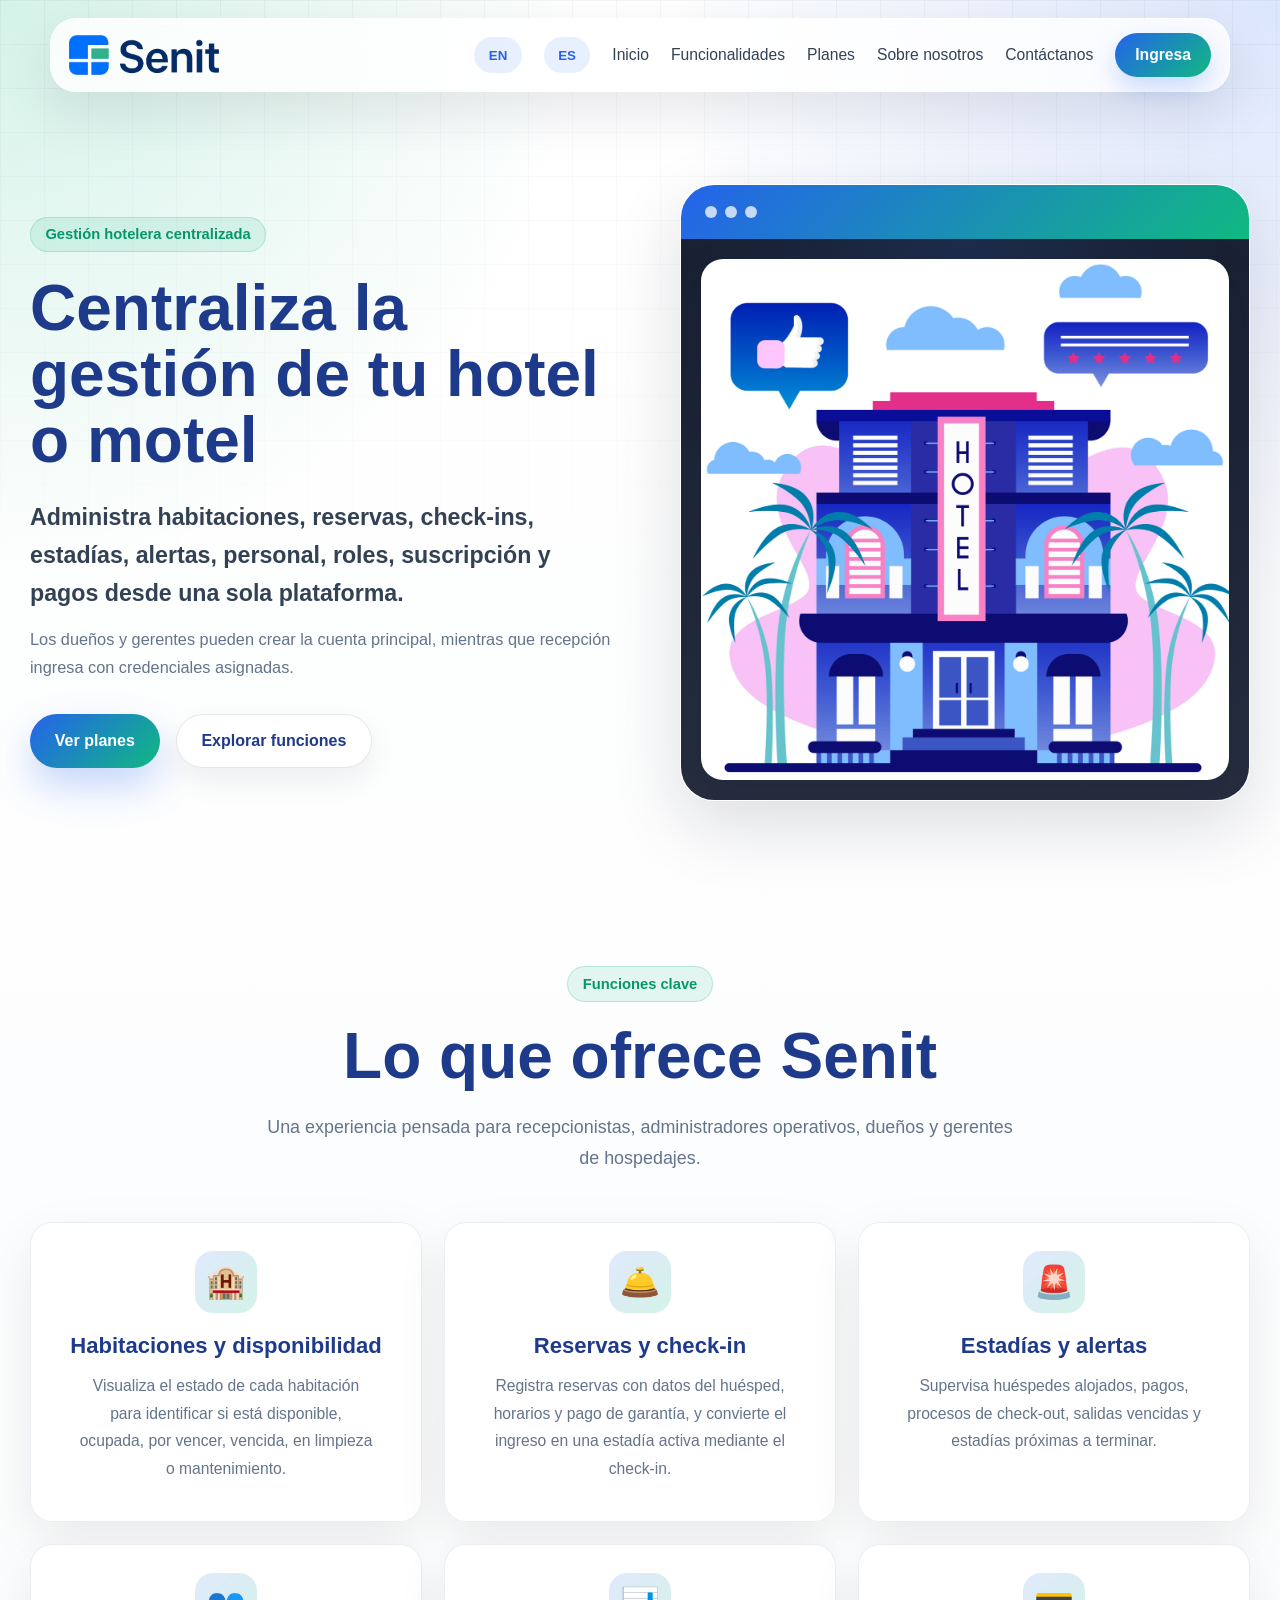
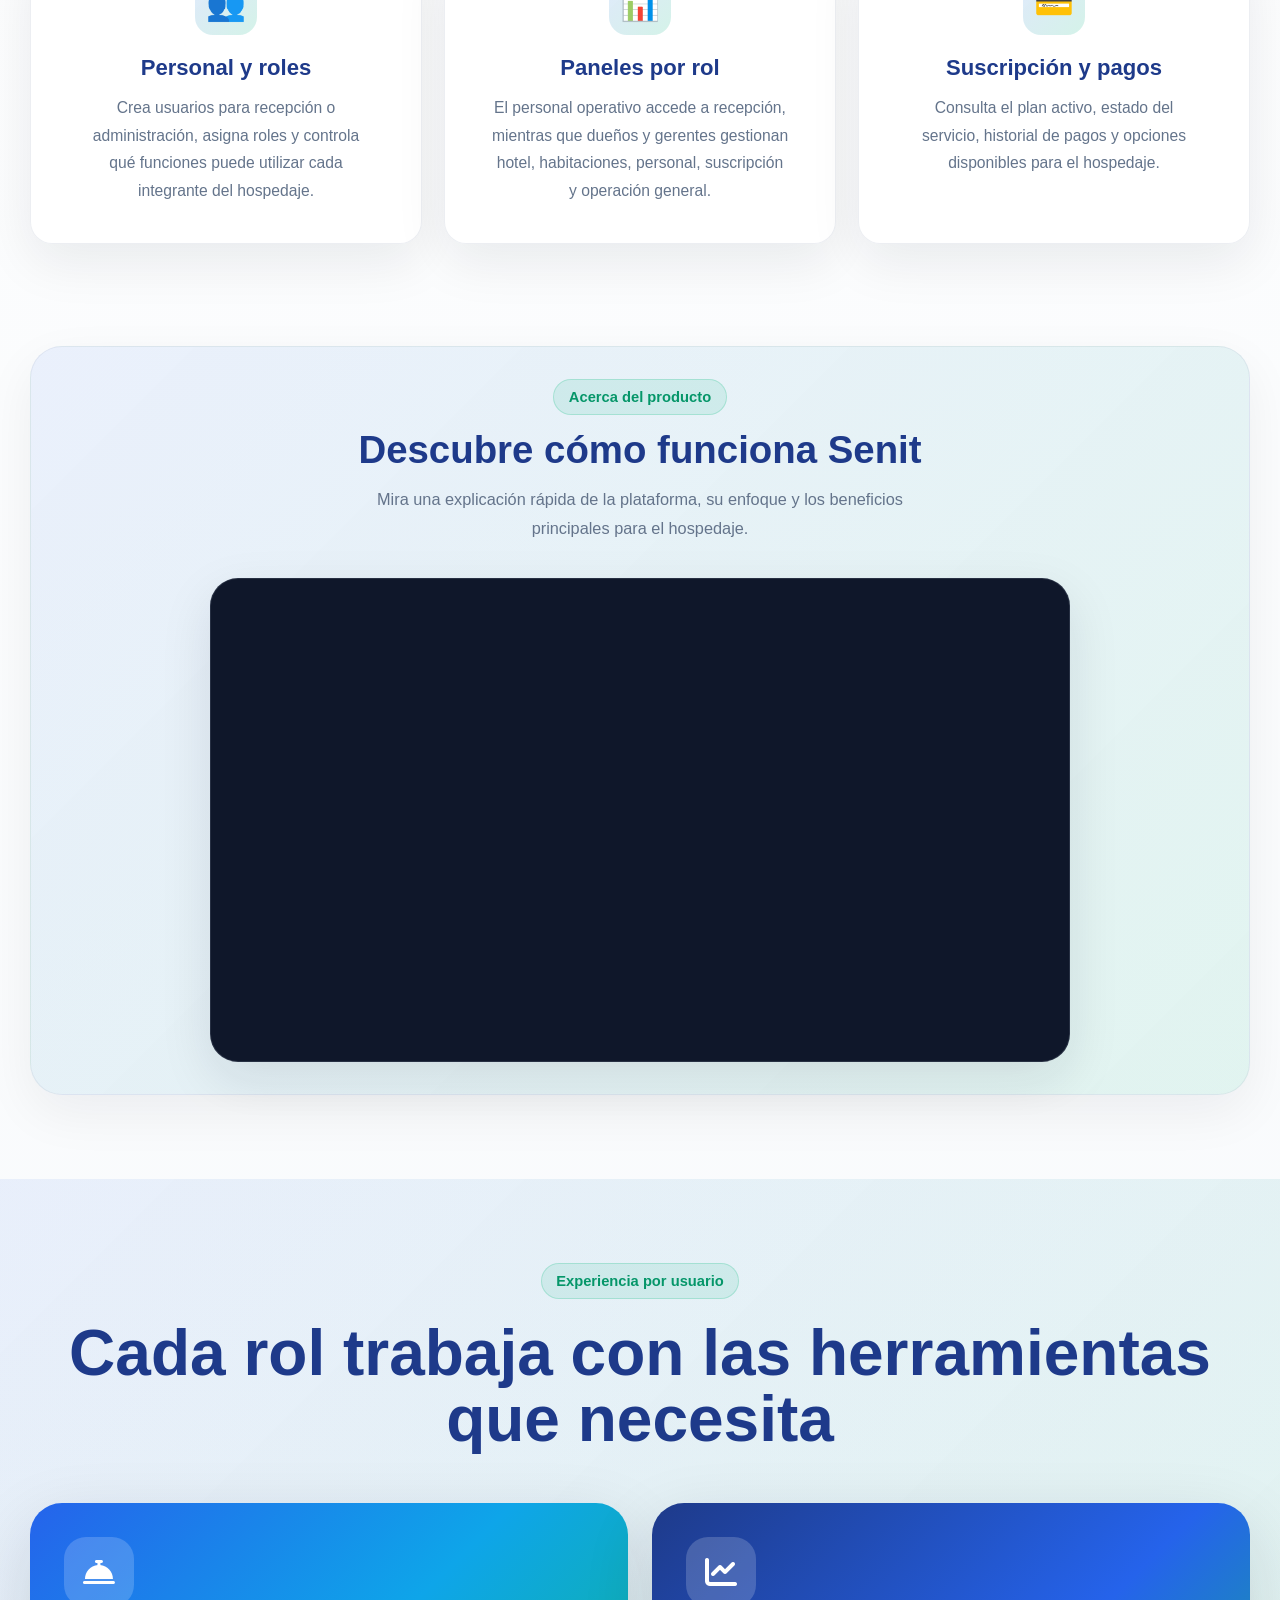
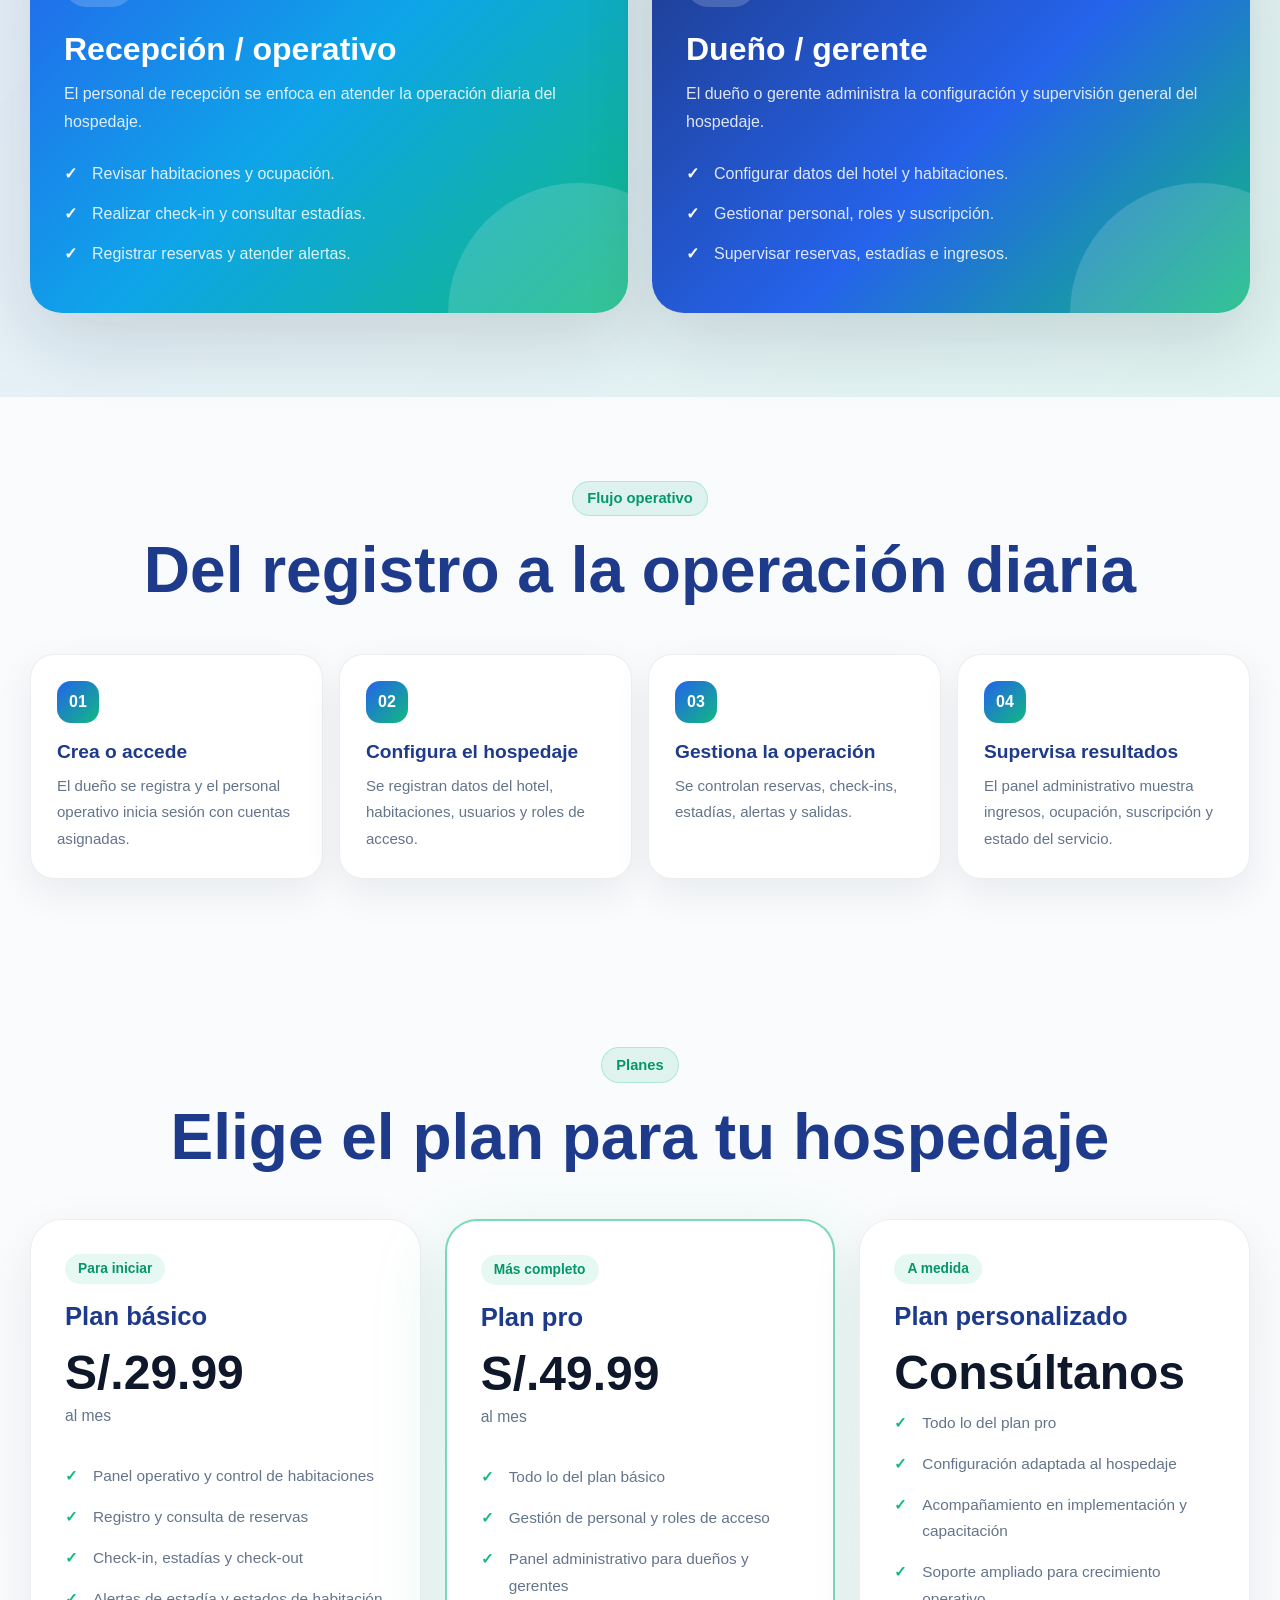
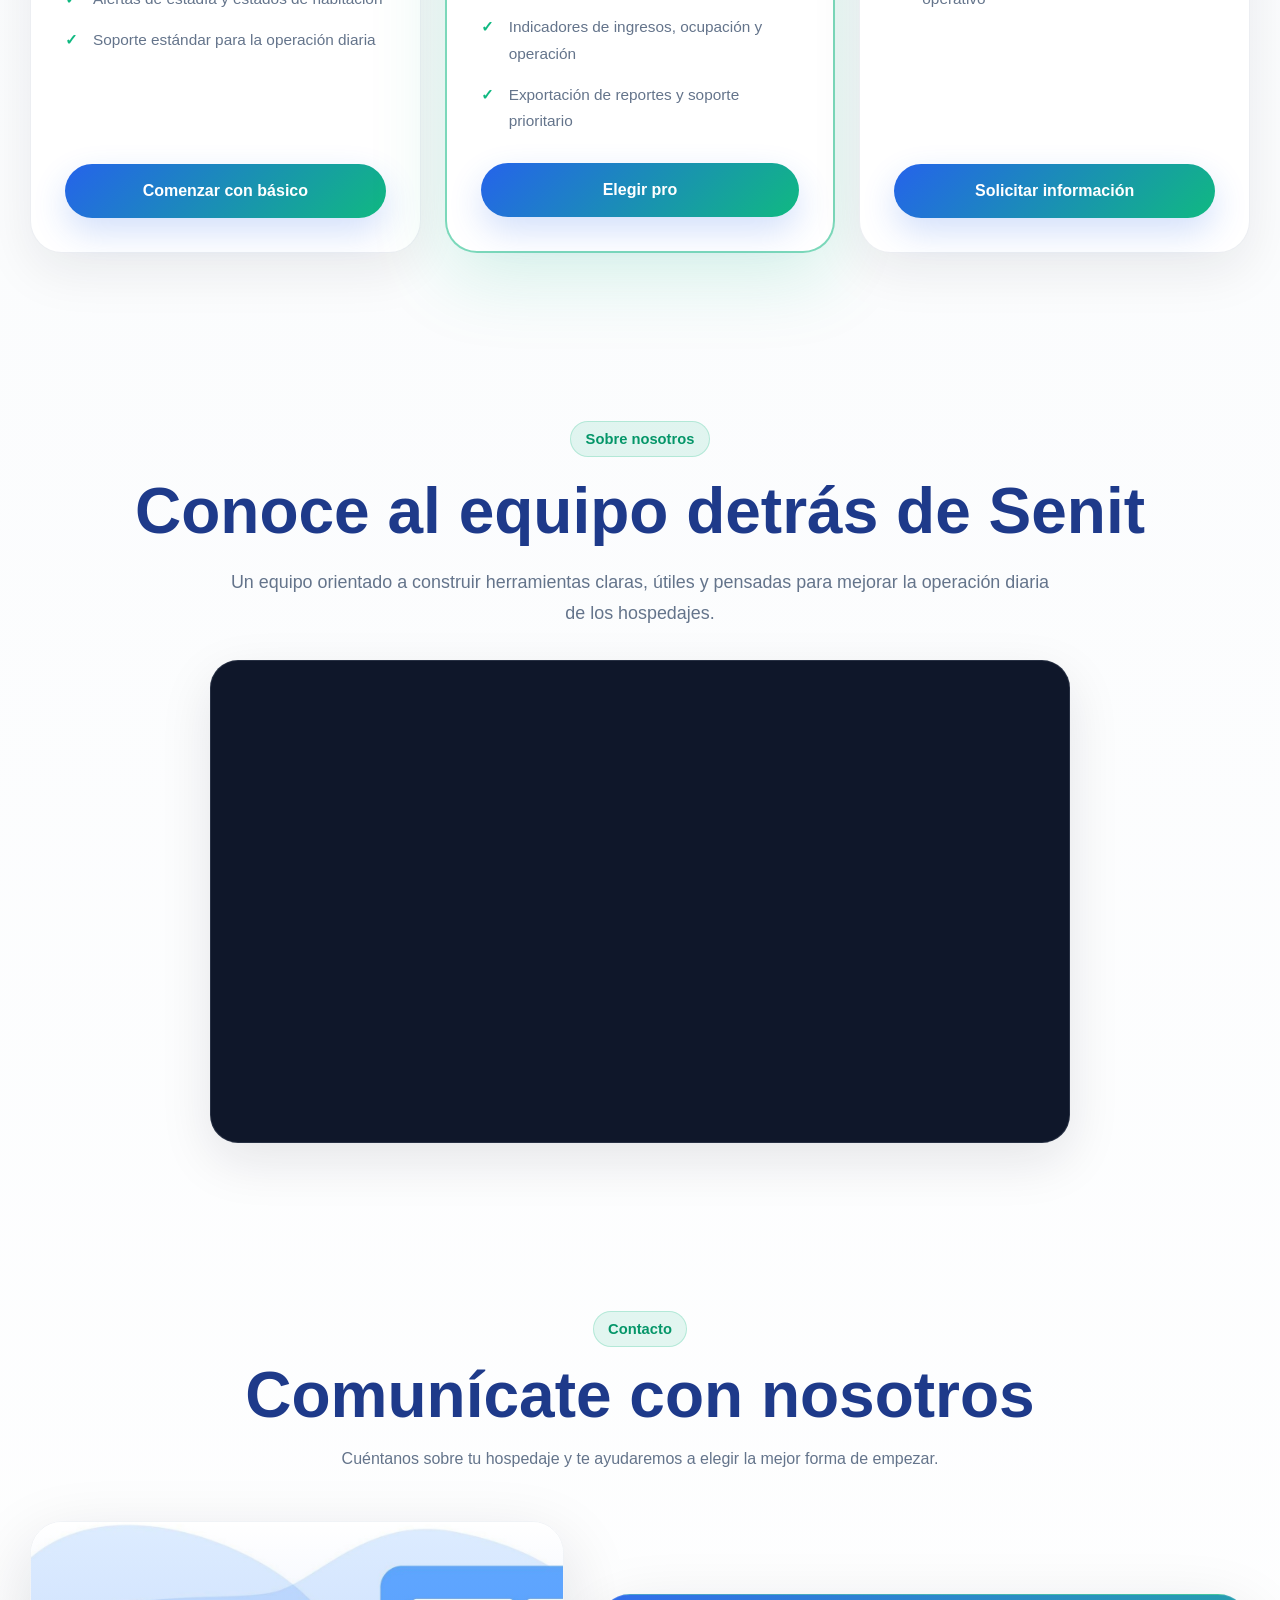
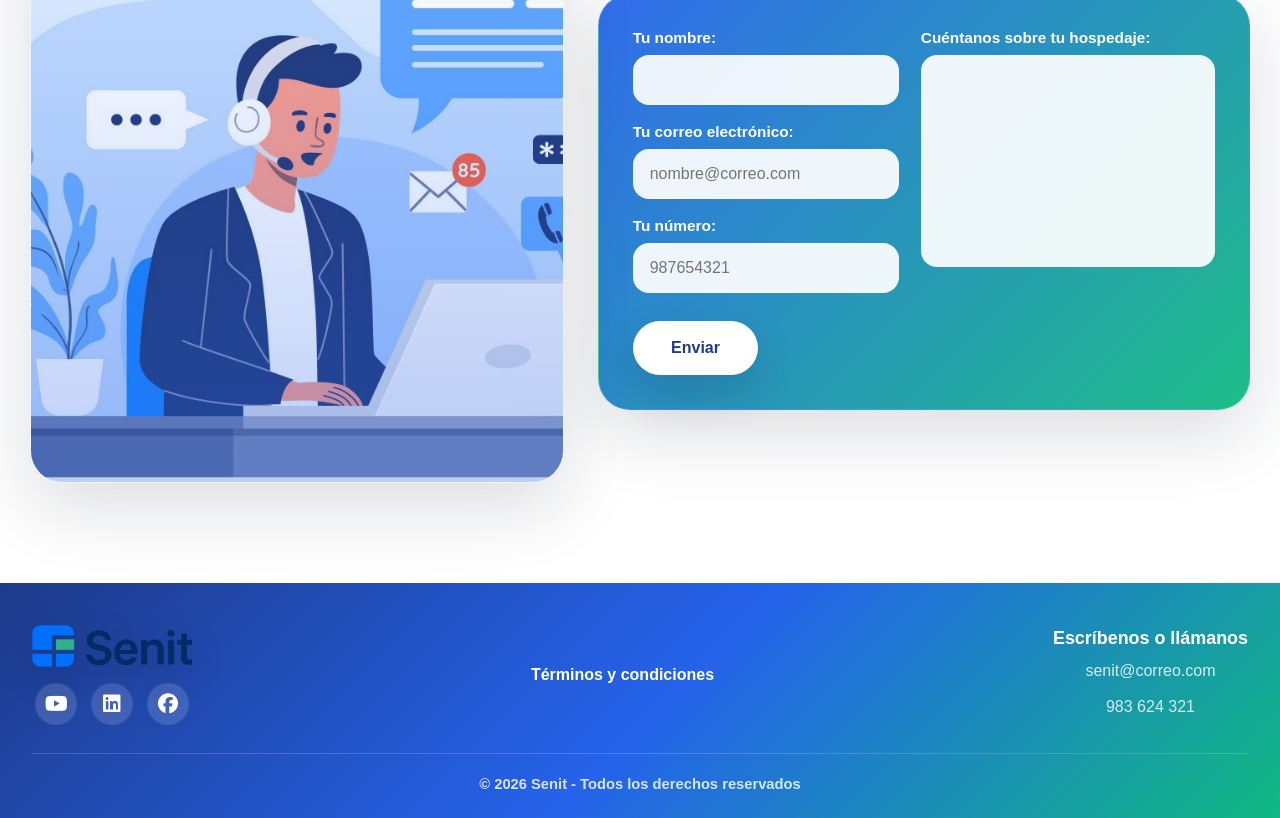
<file: index.html>
<!DOCTYPE html>
<html lang="es">
<head>
  <meta charset="utf-8"/>
  <meta content="width=device-width, initial-scale=1.0" name="viewport"/>
  <meta content="Senit centraliza la gestión de hoteles y moteles: habitaciones, reservas, check-in, estadías, alertas, personal, roles, suscripción y pagos." name="description"/>
  <meta content="senit, software hotelero, gestión de hoteles, gestión de moteles, reservas, check-in, habitaciones, estadías, alertas, personal, roles, suscripción" name="keywords"/>
  <meta content="Senit Startup Team" name="author"/>
  <link href="./assets/styles/desktop_styles.css" rel="stylesheet"/>
  <link href="./assets/styles/mobile_styles.css" rel="stylesheet"/>
  <link href="https://cdnjs.cloudflare.com/ajax/libs/font-awesome/6.5.0/css/all.min.css" rel="stylesheet"/>
  <script defer src="./assets/scripts/main.js" type="module"></script>
  <title>Senit - Gestión hotelera para hoteles y moteles</title>
</head>
<body>
<header>
  <nav>
    <div id="menu-bar">
      <a id="senit-logo-container" href="#hero-section" aria-label="Senit inicio">
        <img alt="Logo de Senit" src="./assets/images/SENIT_logo.png"/>
      </a>
      <div id="mobile-menu">
        <button aria-expanded="false" aria-label="Menu" id="menu-btn">☰</button>
      </div>
    </div>
    <div id="navbar-options">
      <button id="en-btn" type="button">EN</button>
      <button id="es-btn" type="button">ES</button>
      <a data-i18n="navbar.start" href="#hero-section">Inicio</a>
      <a data-i18n="navbar.functions" href="#functionality-section">Funcionalidades</a>
      <a data-i18n="navbar.plans" href="#suscription-plans-section">Planes</a>
      <a data-i18n="navbar.aboutUs" href="#about-us-section">Sobre nosotros</a>
      <a data-i18n="navbar.contact" href="#contact-section">Contáctanos</a>
      <a class="nav-login" data-i18n="navbar.login" href="https://senit-aplicaciones-web.github.io/senit-webapp/">Ingresa</a>
    </div>
  </nav>
</header>

<main>
  <section id="hero-section">
    <div id="hero-text">
      <span class="eyebrow" data-i18n="hero.badge">Gestión hotelera centralizada</span>
      <h1 data-i18n="hero.title">Centraliza la gestión de tu hotel o motel</h1>
      <div id="hero-description">
        <h3 data-i18n="hero.description.hotel">Administra habitaciones, reservas, check-ins, estadías, alertas, personal, roles, suscripción y pagos desde una sola plataforma.</h3>
        <p data-i18n="hero.description.guest">Los dueños y gerentes pueden crear la cuenta principal, mientras que recepción ingresa con credenciales asignadas.</p>
      </div>
      <div class="hero-actions">
        <a data-i18n="hero.cta" href="#suscription-plans-section" id="hero-cta">Ver planes</a>
        <a class="secondary-cta" data-i18n="hero.secondary" href="#functionality-section">Explorar funciones</a>
      </div>
    </div>

    <div id="hero-visual" aria-label="Vista previa de la aplicación Senit">
      <div class="dashboard-preview">
        <div class="preview-header" aria-hidden="true">
          <div class="window-dot"></div><div class="window-dot"></div><div class="window-dot"></div>
        </div>
        <div class="preview-screen">
          <img alt="Vista previa de la aplicación Senit" src="./assets/images/hero_section_image.png"/>
        </div>
      </div>
    </div>
  </section>

  <section id="functionality-section">
    <span class="section-kicker" data-i18n="functions.eyebrow">Funciones clave</span>
    <h1 data-i18n="functions.title">Lo que ofrece Senit</h1>
    <p class="section-subtitle" data-i18n="functions.subtitle">Una experiencia pensada para recepcionistas, administradores operativos, dueños y gerentes de hospedajes.</p>

    <div id="functions">
      <div class="feature-card">
        <div class="feature-icon">🏨</div>
        <h2 data-i18n="functions.room-control.title">Habitaciones y disponibilidad</h2>
        <p data-i18n="functions.room-control.description">Visualiza el estado de cada habitación para identificar si está disponible, ocupada, por vencer, vencida, en limpieza o mantenimiento.</p>
      </div>
      <div class="feature-card">
        <div class="feature-icon">🛎️</div>
        <h2 data-i18n="functions.reservation.title">Reservas y check-in</h2>
        <p data-i18n="functions.reservation.description">Registra reservas con datos del huésped, horarios y pago de garantía, y convierte el ingreso en una estadía activa mediante el check-in.</p>
      </div>
      <div class="feature-card">
        <div class="feature-icon">🚨</div>
        <h2 data-i18n="functions.billing.title">Estadías y alertas</h2>
        <p data-i18n="functions.billing.description">Supervisa huéspedes alojados, pagos, procesos de check-out, salidas vencidas y estadías próximas a terminar.</p>
      </div>
      <div class="feature-card">
        <div class="feature-icon">👥</div>
        <h2 data-i18n="functions.staff-management.title">Personal y roles</h2>
        <p data-i18n="functions.staff-management.description">Crea usuarios para recepción o administración, asigna roles y controla qué funciones puede utilizar cada integrante del hospedaje.</p>
      </div>
      <div class="feature-card">
        <div class="feature-icon">📊</div>
        <h2 data-i18n="security.updated-data.title">Paneles por rol</h2>
        <p data-i18n="security.updated-data.description">El personal operativo accede a recepción, mientras que dueños y gerentes gestionan hotel, habitaciones, personal, suscripción y operación general.</p>
      </div>
      <div class="feature-card">
        <div class="feature-icon">💳</div>
        <h2 data-i18n="security.refund.title">Suscripción y pagos</h2>
        <p data-i18n="security.refund.description">Consulta el plan activo, estado del servicio, historial de pagos y opciones disponibles para el hospedaje.</p>
      </div>
    </div>
  </section>

  <section id="about-product-section" aria-labelledby="about-product-title">
    <div id="about-the-product">
      <div class="about-copy">
        <span class="section-kicker" data-i18n="product.kicker">Acerca del producto</span>
        <h2 id="about-product-title" data-i18n="product.title">Descubre cómo funciona Senit</h2>
        <p data-i18n="product.subtitle">Mira una explicación rápida de la plataforma, su enfoque y los beneficios principales para el hospedaje.</p>
      </div>
      <div class="video-embed">
        <iframe
          src="https://www.youtube.com/embed/bC2gh4G2h78"
          title="Video sobre el producto Senit"
          allow="accelerometer; autoplay; clipboard-write; encrypted-media; gyroscope; picture-in-picture; web-share"
          allowfullscreen
          loading="lazy"></iframe>
      </div>
    </div>
  </section>

<section id="roles-section">

    <span class="section-kicker" data-i18n="roles.kicker">Experiencia por usuario</span>
    <h1 data-i18n="roles.title">Cada rol trabaja con las herramientas que necesita</h1>
    <div class="roles-grid">
      <article class="role-card reception-role">
        <div class="role-icon"><i class="fa-solid fa-concierge-bell"></i></div>
        <h2 data-i18n="roles.reception.title">Recepción / operativo</h2>
        <p data-i18n="roles.reception.description">El personal de recepción se enfoca en atender la operación diaria del hospedaje.</p>
        <ul>
          <li data-i18n="roles.reception.item1">Revisar habitaciones y ocupación.</li>
          <li data-i18n="roles.reception.item2">Realizar check-in y consultar estadías.</li>
          <li data-i18n="roles.reception.item3">Registrar reservas y atender alertas.</li>
        </ul>
      </article>
      <article class="role-card owner-role">
        <div class="role-icon"><i class="fa-solid fa-chart-line"></i></div>
        <h2 data-i18n="roles.owner.title">Dueño / gerente</h2>
        <p data-i18n="roles.owner.description">El dueño o gerente administra la configuración y supervisión general del hospedaje.</p>
        <ul>
          <li data-i18n="roles.owner.item1">Configurar datos del hotel y habitaciones.</li>
          <li data-i18n="roles.owner.item2">Gestionar personal, roles y suscripción.</li>
          <li data-i18n="roles.owner.item3">Supervisar reservas, estadías e ingresos.</li>
        </ul>
      </article>
    </div>
  </section>

  <section id="process-section">
    <span class="section-kicker" data-i18n="process.kicker">Flujo operativo</span>
    <h1 data-i18n="process.title">Del registro a la operación diaria</h1>
    <div class="process-timeline">
      <div class="process-step">
        <span>01</span>
        <h3 data-i18n="process.step1.title">Crea o accede</h3>
        <p data-i18n="process.step1.description">El dueño se registra y el personal operativo inicia sesión con cuentas asignadas.</p>
      </div>
      <div class="process-step">
        <span>02</span>
        <h3 data-i18n="process.step2.title">Configura el hospedaje</h3>
        <p data-i18n="process.step2.description">Se registran datos del hotel, habitaciones, usuarios y roles de acceso.</p>
      </div>
      <div class="process-step">
        <span>03</span>
        <h3 data-i18n="process.step3.title">Gestiona la operación</h3>
        <p data-i18n="process.step3.description">Se controlan reservas, check-ins, estadías, alertas y salidas.</p>
      </div>
      <div class="process-step">
        <span>04</span>
        <h3 data-i18n="process.step4.title">Supervisa resultados</h3>
        <p data-i18n="process.step4.description">El panel administrativo muestra ingresos, ocupación, suscripción y estado del servicio.</p>
      </div>
    </div>
  </section>

  <section id="suscription-plans-section">
    <span class="section-kicker" data-i18n="plans.kicker">Planes</span>
    <h1 data-i18n="suscriptions-title">Elige el plan para tu hospedaje</h1>
    <div class="pricing-grid">
      <article class="card basic">
        <div class="plan-tag" data-i18n="plans.basic.badge">Para iniciar</div>
        <h3 data-i18n="suscriptions.card.basic.title">Plan básico</h3>
        <h2>S/.29.99</h2>
        <p data-i18n="suscriptions.card.period">al mes</p>
        <ul>
          <li data-i18n="suscriptions.card.basic.room">Panel operativo y control de habitaciones</li>
          <li data-i18n="suscriptions.card.basic.booking">Registro y consulta de reservas</li>
          <li data-i18n="suscriptions.card.basic.check">Check-in, estadías y check-out</li>
          <li data-i18n="suscriptions.card.basic.room-status">Alertas de estadía y estados de habitación</li>
          <li data-i18n="suscriptions.card.basic.support">Soporte estándar para la operación diaria</li>
        </ul>
        <a data-i18n="suscriptions.basic.cta" href="https://senit-aplicaciones-web.github.io/senit-webapp/">Comenzar con básico</a>
      </article>

      <article class="card pro highlighted-plan">
        <div class="plan-tag" data-i18n="plans.pro.badge">Más completo</div>
        <h3 data-i18n="suscriptions.card.pro.title">Plan pro</h3>
        <h2>S/.49.99</h2>
        <p data-i18n="suscriptions.card.period">al mes</p>
        <ul>
          <li data-i18n="suscriptions.card.pro.base">Todo lo del plan básico</li>
          <li data-i18n="suscriptions.card.pro.cleaning">Gestión de personal y roles de acceso</li>
          <li data-i18n="suscriptions.card.pro.tasks">Panel administrativo para dueños y gerentes</li>
          <li data-i18n="suscriptions.card.pro.reports">Indicadores de ingresos, ocupación y operación</li>
          <li data-i18n="suscriptions.card.pro.support">Exportación de reportes y soporte prioritario</li>
        </ul>
        <a data-i18n="suscriptions.card.pro.cta" href="https://senit-aplicaciones-web.github.io/senit-webapp/">Elegir pro</a>
      </article>

      <article class="card custom">
        <div class="plan-tag" data-i18n="plans.custom.badge">A medida</div>
        <h3 data-i18n="suscriptions.card.custom.title">Plan personalizado</h3>
        <h2 data-i18n="suscriptions.card.custom.message">Consúltanos</h2>
        <ul>
          <li data-i18n="suscriptions.card.custom.base">Todo lo del plan pro</li>
          <li data-i18n="suscriptions.card.custom.settings">Configuración adaptada al hospedaje</li>
          <li data-i18n="suscriptions.card.custom.deploy">Acompañamiento en implementación y capacitación</li>
          <li data-i18n="suscriptions.card.custom.support">Soporte ampliado para crecimiento operativo</li>
        </ul>
        <a data-i18n="suscriptions.card.custom.cta" href="#contact-section">Solicitar información</a>
      </article>
    </div>
  </section>


<section id="about-us-section">
  <span class="section-kicker" data-i18n="about.kicker">Sobre nosotros</span>
  <h1 data-i18n="about.title">Conoce al equipo detrás de Senit</h1>
  <p class="section-subtitle" data-i18n="about.subtitle">Un equipo orientado a construir herramientas claras, útiles y pensadas para mejorar la operación diaria de los hospedajes.</p>
  <div class="about-us-video">
    <iframe
      src="https://www.youtube.com/embed/uo--BYZGQGM"
      title="Video sobre nosotros"
      allow="accelerometer; autoplay; clipboard-write; encrypted-media; gyroscope; picture-in-picture; web-share"
      allowfullscreen
      loading="lazy"></iframe>
  </div>
</section>

  <section id="contact-section">
    <div class="contact-heading">
      <span class="section-kicker" data-i18n="contact.kicker">Contacto</span>
      <h1 data-i18n="contact.title">Comunícate con nosotros</h1>
      <p data-i18n="contact.subtitle">Cuéntanos sobre tu hospedaje y te ayudaremos a elegir la mejor forma de empezar.</p>
    </div>
    <div id="contact-container">
      <div id="contact-image-container">
        <img alt="Imagen ilustrativa de contacto para soporte" src="./assets/images/contact_image.jpg"/>
      </div>
      <form>
        <div id="data-container">
          <div id="user-data">
            <div class="form-item">
              <label data-i18n="contact.label.name" for="name">Tu nombre:</label>
              <input autocomplete="name" id="name" name="name" required type="text"/>
            </div>
            <div class="form-item">
              <label data-i18n="contact.label.email" for="email">Tu correo electrónico:</label>
              <input autocomplete="email" id="email" name="email" placeholder="nombre@correo.com" required type="email"/>
            </div>
            <div class="form-item">
              <label data-i18n="contact.label.number" for="phone">Tu número:</label>
              <input id="phone" inputmode="numeric" name="phone" pattern="[0-9]*" placeholder="987654321" required type="text"/>
            </div>
          </div>
          <div id="user-message">
            <div class="form-item">
              <label data-i18n="contact.label.message" for="message">Cuéntanos sobre tu hospedaje:</label>
              <textarea id="message" cols="30" name="message" required rows="10"></textarea>
            </div>
          </div>
        </div>
        <button data-i18n="contact.label.send" type="submit">Enviar</button>
      </form>
    </div>
  </section>
</main>

<footer>
  <div id="footer-top">
    <div id="senit-social-media">
      <img alt="Logo de Senit" src="./assets/images/SENIT_logo.png"/>
      <div id="social-media-icons">
        <a aria-label="YouTube" href="https://www.youtube.com/" target="_blank"><i aria-hidden="true" class="fab fa-youtube"></i></a>
        <a aria-label="LinkedIn" href="https://www.linkedin.com/" target="_blank"><i aria-hidden="true" class="fab fa-linkedin"></i></a>
        <a aria-label="Facebook" href="https://www.facebook.com/" target="_blank"><i aria-hidden="true" class="fab fa-facebook"></i></a>
      </div>
    </div>
    <a data-i18n="footer.terms" href="terms.html">Términos y condiciones</a>
    <div id="senit-direct-contact">
      <h3 data-i18n="contact.cta">Escríbenos o llámanos</h3>
      <p>senit@correo.com</p>
      <p>983 624 321</p>
    </div>
  </div>
  <div id="footer-bottom">
    <h4 data-i18n="copyright">© 2026 Senit - Todos los derechos reservados</h4>
  </div>
</footer>
</body>
</html>
</file>
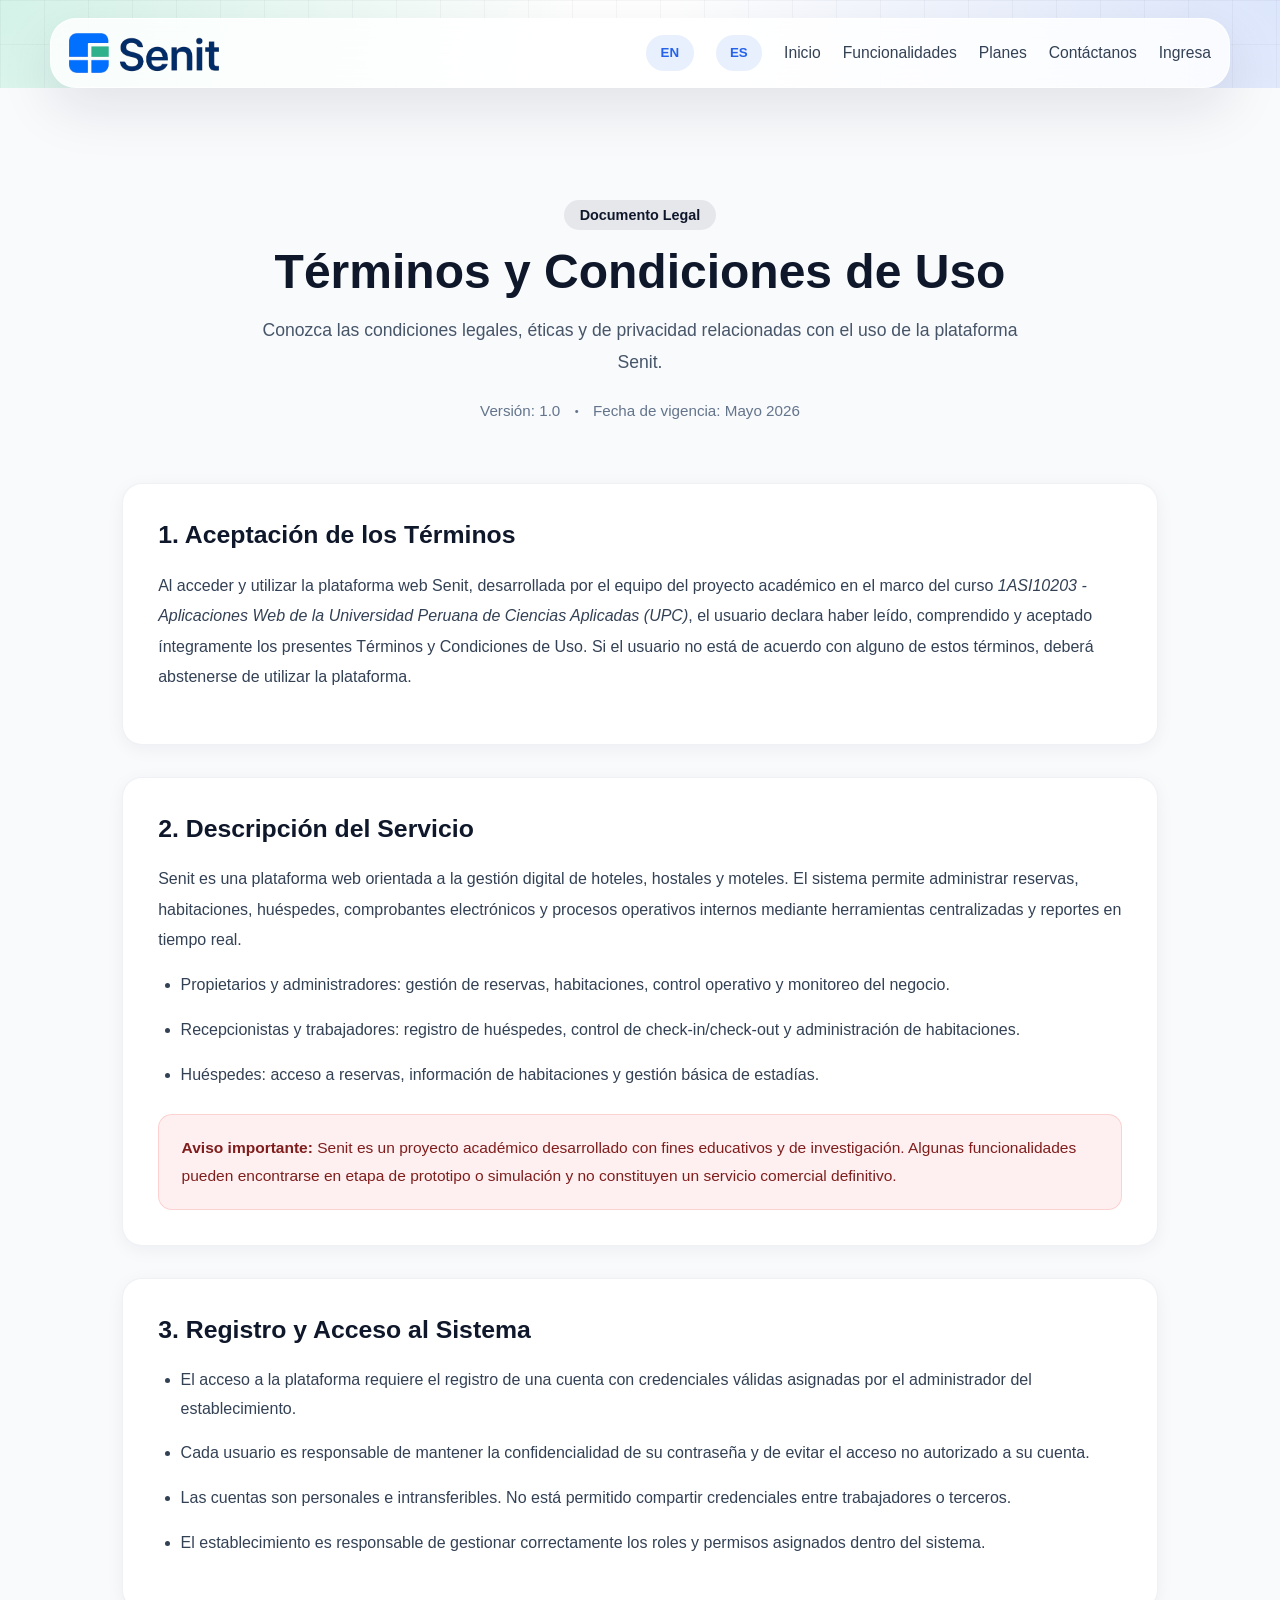
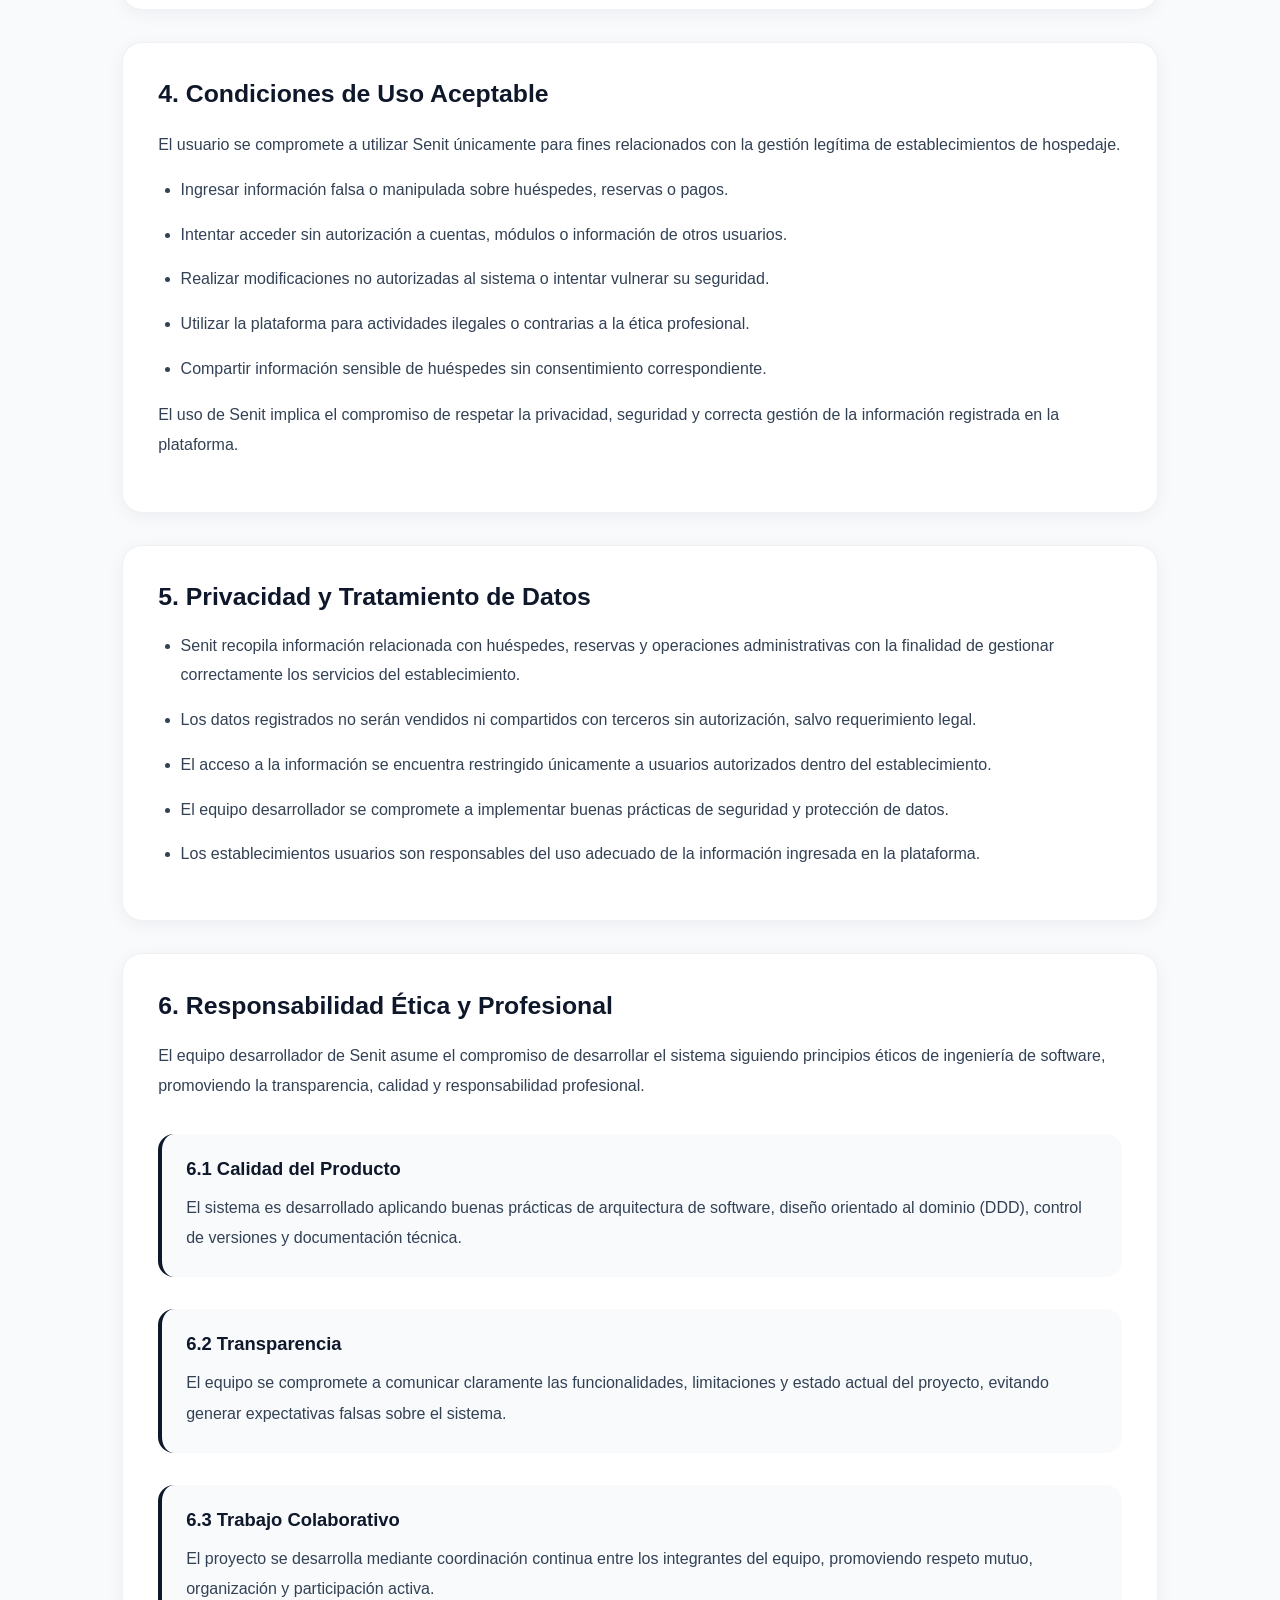
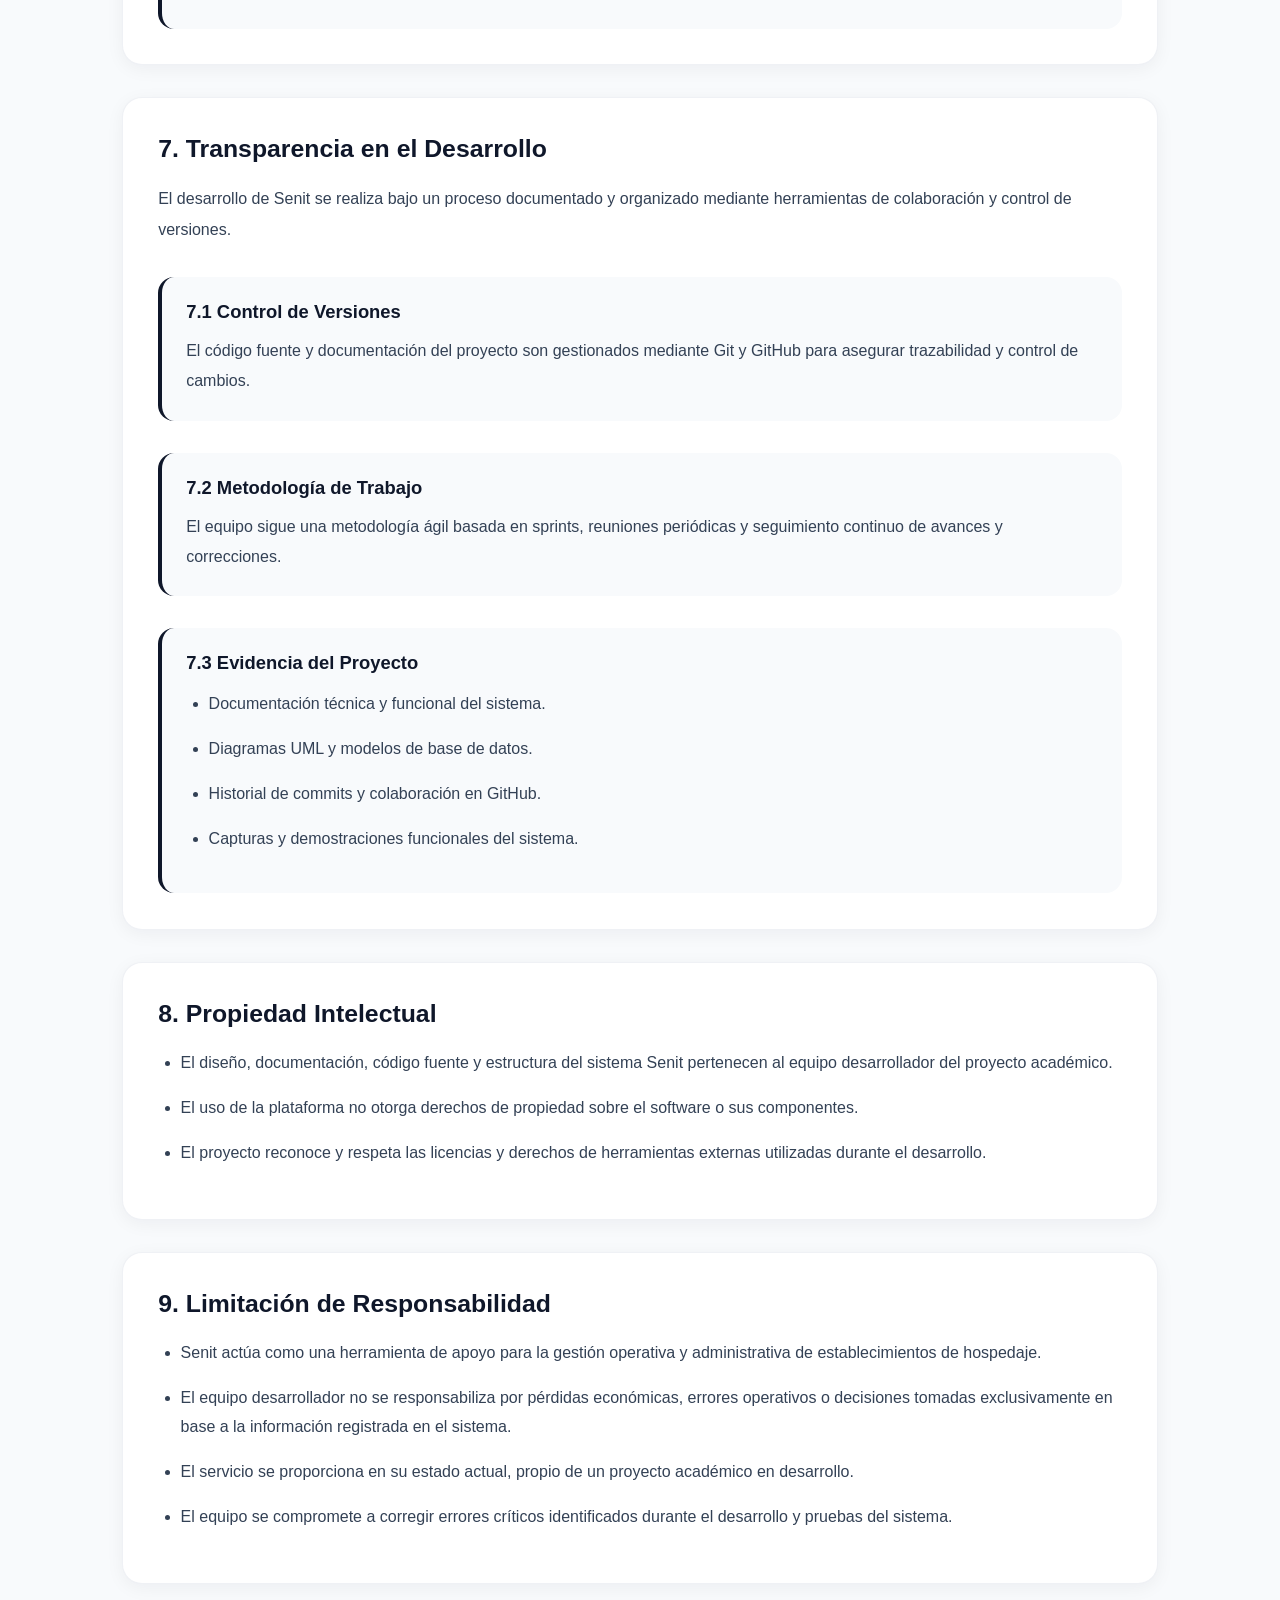
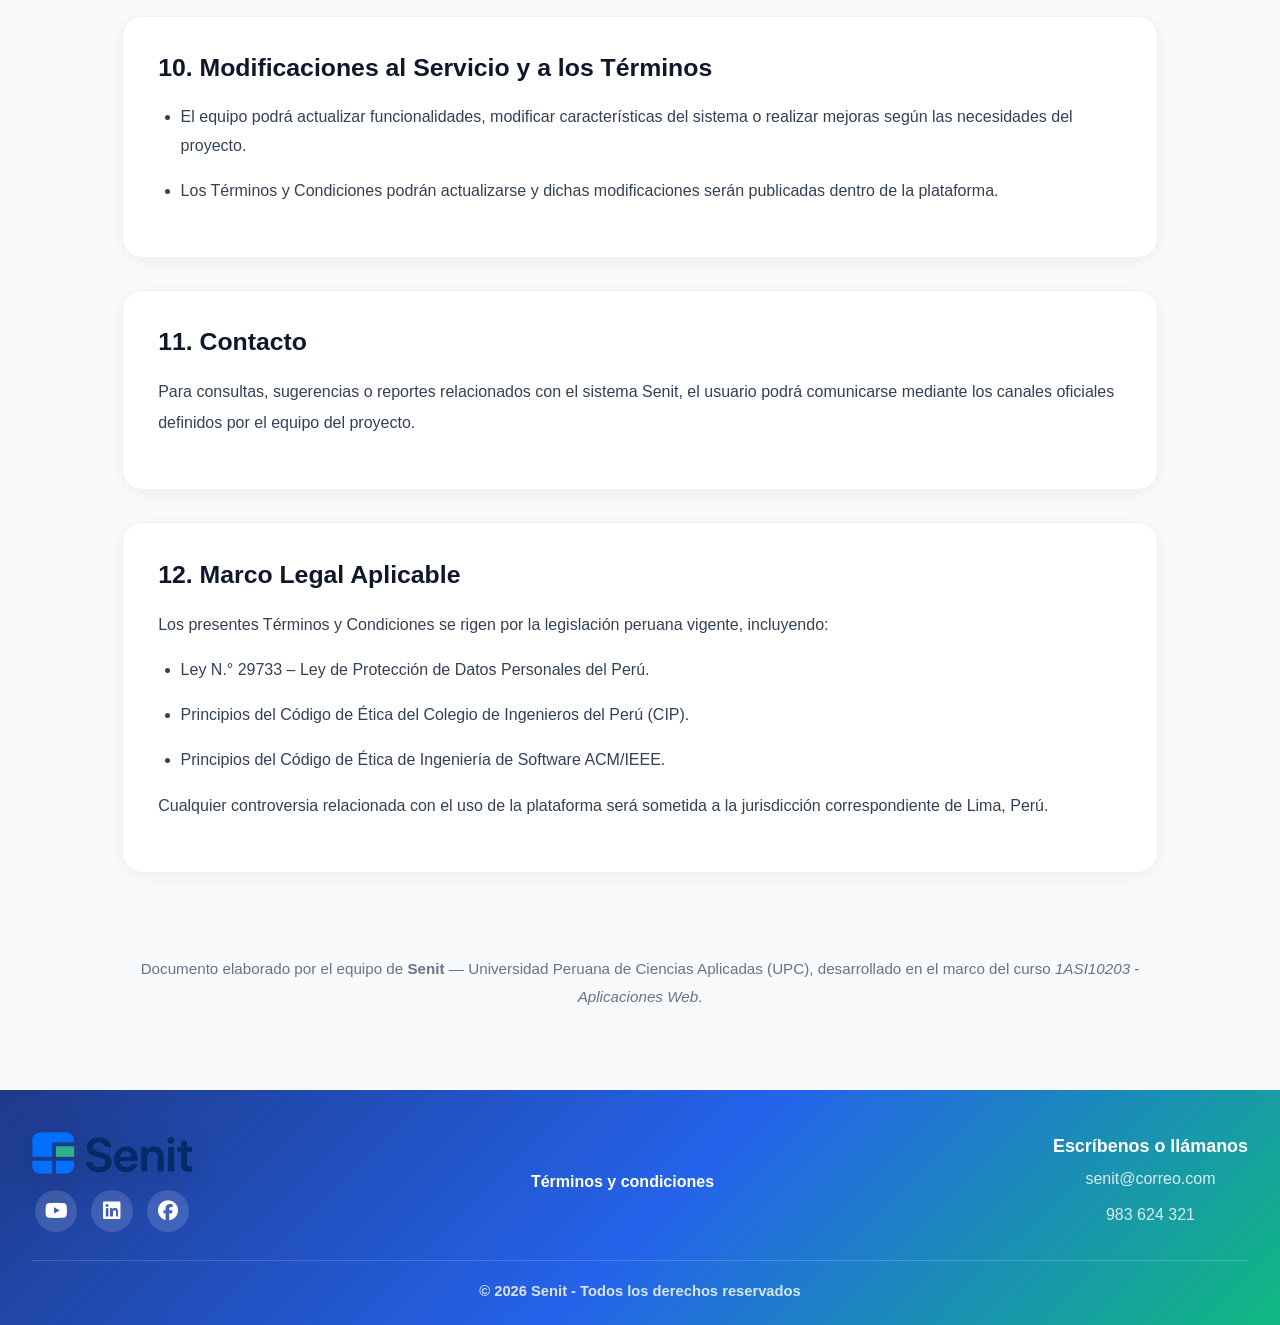
<file: terms.html>
<!DOCTYPE html>
<html lang="en">
<head>
  <meta charset="UTF-8">
    <meta name="viewport" content="width=device-width, initial-scale=1.0">
    <meta name="description"
        content="Optimiza tu hostal o motel con Senit. Control por horas, facturación SUNAT y gestión de limpieza en tiempo real">
    <meta name="keywords"
        content="software hotelero peru, gestión moteles por horas, pms, facturacion electronica hoteles, control de hoteles peru">
    <meta name="author" content="Senit Startup Team">
    <link rel="stylesheet" href="./assets/styles/desktop_styles.css">
    <link rel="stylesheet" href="./assets/styles/mobile_styles.css">
    <link rel="stylesheet" href="https://cdnjs.cloudflare.com/ajax/libs/font-awesome/6.5.0/css/all.min.css">
    <script type="module" src="./assets/scripts/main.js" defer></script>
    <title>Senit</title>
</head>
<body>
<!-- Header & Navigation -->
 <header>

        <nav>
            
            <div id="menu-bar">

                <div id="senit-logo-container">

                <img src="./assets/images/SENIT_logo.png" alt="Logo de senit">

                </div>

                <div id="mobile-menu">

                    <button aria-label="Menu" id="menu-btn" aria-expanded="false">☰</button>

                </div>
                
            </div>


            <div id="navbar-options">

                <button id="en-btn">EN</button>
                <button id="es-btn">ES</button>

                <a href="index.html" data-i18n="navbar.start" href="#">Inicio</a>
                <a data-i18n="navbar.functions" href="#functionality-section">Funcionalidades</a>
                <a data-i18n="navbar.plans" href="#suscription-plans-section">Planes</a>
                <a data-i18n="navbar.contact" href="#contact-section">Contáctanos</a>
                <a data-i18n="navbar.login" href="#">Ingresa</a>

            </div>

        </nav>

    </header>
<main>
    <!-- TERMS HERO SECTION -->
    <section id="terms-page" class="section terms-page-section">
        <div class="container terms-page-container">

            <div class="terms-page-header">
                <span class="terms-page-badge" data-i18n="terms.badge">
                    Documento Legal
                </span>

                <h1 class="terms-page-title" data-i18n="terms.title">
                     Términos y Condiciones de Uso
                </h1>

                <p class="terms-page-subtitle" data-i18n="terms.subtitle">
                    Conozca las condiciones legales, éticas y de privacidad relacionadas con el uso de la plataforma Senit.
                </p>

                <div class="terms-page-meta">
                     <span data-i18n="terms.version">
                        Versión: 1.0
                    </span>

                    <span class="dot">•</span>

                    <span data-i18n="terms.date">
                        Fecha de vigencia: Mayo 2026
                    </span>
                </div>
            </div>

            <div class="terms-page-content">

                <!-- 1 -->
                <div class="terms-block">
                    <h2 data-i18n="terms.s1.title">
                     1. Aceptación de los Términos
                    </h2>

                     <p data-i18n="terms.s1.p1">
                        Al acceder y utilizar la plataforma web <strong>Senit</strong>, desarrollada por el equipo del proyecto académico en el marco del curso
                        <em>1ASI10203 - Aplicaciones Web</em> de la Universidad Peruana de Ciencias Aplicadas (UPC), el usuario declara haber leído,
                        comprendido y aceptado íntegramente los presentes Términos y Condiciones de Uso. Si el usuario no está de acuerdo con alguno de estos términos,
                        deberá abstenerse de utilizar la plataforma.
                    </p>
                </div>

                <!-- 2 -->
                <div class="terms-block">
                      <h2 data-i18n="terms.s2.title">
                        2. Descripción del Servicio
                    </h2>

                    <p data-i18n="terms.s2.p1">
                        <strong>Senit</strong> es una plataforma web orientada a la gestión digital de hoteles, hostales y moteles. El sistema permite administrar
                        reservas, habitaciones, huéspedes, comprobantes electrónicos y procesos operativos internos mediante herramientas centralizadas y reportes en tiempo real.
                    </p>

                    <ul class="terms-list">
                        <li data-i18n="terms.s2.l1">
                            <strong>Propietarios y administradores:</strong> gestión de reservas, habitaciones, control operativo y monitoreo del negocio.</li>

                        <li data-i18n="terms.s2.l2"><strong>Recepcionistas y trabajadores:</strong> registro de huéspedes, control de check-in/check-out y administración de habitaciones.</li>

                         <li data-i18n="terms.s2.l3"><strong>Huéspedes:</strong> acceso a reservas, información de habitaciones y gestión básica de estadías.</li>
                    </ul>

                    <div class="terms-warning">
                       <strong data-i18n="terms.s2.warningTitle">
                        Aviso importante:
                    </strong>

                        <span data-i18n="terms.s2.warningText">
                            Senit es un proyecto académico desarrollado con fines educativos y de investigación. Algunas funcionalidades pueden encontrarse en etapa de prototipo
                            o simulación y no constituyen un servicio comercial definitivo.
                        </span>
                    </div>
                </div>

                <!-- 3 -->
                <div class="terms-block">
                      <h2 data-i18n="terms.s3.title">
                        3. Registro y Acceso al Sistema
                    </h2>

                    <ul class="terms-list">
                        <li data-i18n="terms.s3.l1">
                            El acceso a la plataforma requiere el registro de una cuenta con credenciales válidas asignadas por el administrador del establecimiento.</li>

                         <li data-i18n="terms.s3.l2">
                            Cada usuario es responsable de mantener la confidencialidad de su contraseña y de evitar el acceso no autorizado a su cuenta.</li>

                         <li data-i18n="terms.s3.l3">
                            Las cuentas son personales e intransferibles. No está permitido compartir credenciales entre trabajadores o terceros.</li>

                         <li data-i18n="terms.s3.l4">
                            El establecimiento es responsable de gestionar correctamente los roles y permisos asignados dentro del sistema.</li>
                    </ul>
                </div>

                <!-- 4 -->
                <div class="terms-block">
                     <h2 data-i18n="terms.s4.title">
                        4. Condiciones de Uso Aceptable
                    </h2>

                    <p data-i18n="terms.s4.p1">
                        El usuario se compromete a utilizar Senit únicamente para fines relacionados con la gestión legítima de establecimientos de hospedaje.
                    </p>

                    <ul class="terms-list">
                        <li data-i18n="terms.s4.l1">Ingresar información falsa o manipulada sobre huéspedes, reservas o pagos.</li>

                         <li data-i18n="terms.s4.l2">Intentar acceder sin autorización a cuentas, módulos o información de otros usuarios.</li>

                        <li data-i18n="terms.s4.l3">Realizar modificaciones no autorizadas al sistema o intentar vulnerar su seguridad.</li>

                        <li data-i18n="terms.s4.l4">Utilizar la plataforma para actividades ilegales o contrarias a la ética profesional.</li>

                        <li data-i18n="terms.s4.l5">Compartir información sensible de huéspedes sin consentimiento correspondiente.</li>
                    </ul>

                    <p data-i18n="terms.s4.p2">
                        El uso de Senit implica el compromiso de respetar la privacidad, seguridad y correcta gestión de la información registrada en la plataforma.
                    </p>
                </div>

                <!-- 5 -->
                <div class="terms-block">
                    <h2 data-i18n="terms.s5.title">5. Privacidad y Tratamiento de Datos</h2>

                    <ul class="terms-list">
                        <li data-i18n="terms.s5.l1">
                            Senit recopila información relacionada con huéspedes, reservas y operaciones administrativas con la finalidad de gestionar correctamente
                            los servicios del establecimiento.
                        </li>

                        <li data-i18n="terms.s5.l2">
                            Los datos registrados no serán vendidos ni compartidos con terceros sin autorización, salvo requerimiento legal.
                        </li>

                        <li data-i18n="terms.s5.l3">
                            El acceso a la información se encuentra restringido únicamente a usuarios autorizados dentro del establecimiento.
                        </li>

                        <li data-i18n="terms.s5.l4">
                            El equipo desarrollador se compromete a implementar buenas prácticas de seguridad y protección de datos.
                        </li>

                        <li data-i18n="terms.s5.l5">
                            Los establecimientos usuarios son responsables del uso adecuado de la información ingresada en la plataforma.
                        </li>
                    </ul>
                </div>

                <!-- 6 -->
                <div class="terms-block">
                    <h2 data-i18n="terms.s6.title">
                        6. Responsabilidad Ética y Profesional
                    </h2>

                    <p data-i18n="terms.s6.p1">
                        El equipo desarrollador de <strong>Senit</strong> asume el compromiso de desarrollar el sistema siguiendo principios éticos de ingeniería de software,
                        promoviendo la transparencia, calidad y responsabilidad profesional.
                    </p>

                    <div class="terms-subblock">
                        <h3 data-i18n="terms.s6.sb1.title">
                            6.1 Calidad del Producto
                        </h3>

                        <p data-i18n="terms.s6.sb1.desc">
                            El sistema es desarrollado aplicando buenas prácticas de arquitectura de software, diseño orientado al dominio (DDD),
                            control de versiones y documentación técnica.
                        </p>
                    </div>

                    <div class="terms-subblock">
                        <h3 data-i18n="terms.s6.sb2.title">
                            6.2 Transparencia
                        </h3>

                        <p data-i18n="terms.s6.sb2.desc">
                            El equipo se compromete a comunicar claramente las funcionalidades, limitaciones y estado actual del proyecto,
                            evitando generar expectativas falsas sobre el sistema.
                        </p>
                    </div>

                    <div class="terms-subblock">
                         <h3 data-i18n="terms.s6.sb3.title">
                            6.3 Trabajo Colaborativo
                         </h3>

                        <p data-i18n="terms.s6.sb3.desc">
                            El proyecto se desarrolla mediante coordinación continua entre los integrantes del equipo,
                            promoviendo respeto mutuo, organización y participación activa.
                        </p>
                    </div>
                </div>

                <!-- 7 -->
                <div class="terms-block">
                    <h2 data-i18n="terms.s7.title">
                        7. Transparencia en el Desarrollo
                    </h2>

                    <p data-i18n="terms.s7.p1">
                        El desarrollo de Senit se realiza bajo un proceso documentado y organizado mediante herramientas de colaboración y control de versiones.
                    </p>

                    <div class="terms-subblock">
                        <h3 data-i18n="terms.s7.sb1.title">
                            7.1 Control de Versiones
                        </h3>

                        <p data-i18n="terms.s7.sb1.desc">
                            El código fuente y documentación del proyecto son gestionados mediante Git y GitHub para asegurar trazabilidad y control de cambios.
                        </p>
                    </div>

                    <div class="terms-subblock">
                        <h3 data-i18n="terms.s7.sb2.title">
                            7.2 Metodología de Trabajo
                        </h3>

                        <p data-i18n="terms.s7.sb2.desc">
                            El equipo sigue una metodología ágil basada en sprints, reuniones periódicas y seguimiento continuo de avances y correcciones.
                        </p>
                    </div>

                    <div class="terms-subblock">
                        <h3 data-i18n="terms.s7.sb3.title">
                            7.3 Evidencia del Proyecto
                        </h3>

                        <ul class="terms-list">
                            <li data-i18n="terms.s7.sb3.l1">Documentación técnica y funcional del sistema.</li>

                             <li data-i18n="terms.s7.sb3.l2">Diagramas UML y modelos de base de datos.</li>

                            <li data-i18n="terms.s7.sb3.l3">Historial de commits y colaboración en GitHub.</li>

                            <li data-i18n="terms.s7.sb3.l4">Capturas y demostraciones funcionales del sistema.</li>
                        </ul>
                    </div>
                </div>

                <!-- 8 -->
                <div class="terms-block">
                    <h2 data-i18n="terms.s8.title">
                        8. Propiedad Intelectual
                    </h2>

                    <ul class="terms-list">
                        <li data-i18n="terms.s8.l1">
                            El diseño, documentación, código fuente y estructura del sistema Senit pertenecen al equipo desarrollador del proyecto académico.
                        </li>

                        <li data-i18n="terms.s8.l2">
                            El uso de la plataforma no otorga derechos de propiedad sobre el software o sus componentes.
                        </li>

                        <li data-i18n="terms.s8.l3">
                            El proyecto reconoce y respeta las licencias y derechos de herramientas externas utilizadas durante el desarrollo.
                        </li>
                    </ul>
                </div>

                <!-- 9 -->
                <div class="terms-block">
                    <h2 data-i18n="terms.s9.title">
                        9. Limitación de Responsabilidad
                    </h2>

                    <ul class="terms-list">
                        <li data-i18n="terms.s9.l1">
                            Senit actúa como una herramienta de apoyo para la gestión operativa y administrativa de establecimientos de hospedaje.
                        </li>

                        <li data-i18n="terms.s9.l2">
                            El equipo desarrollador no se responsabiliza por pérdidas económicas, errores operativos o decisiones tomadas exclusivamente
                            en base a la información registrada en el sistema.
                        </li>

                        <li data-i18n="terms.s9.l3">
                            El servicio se proporciona en su estado actual, propio de un proyecto académico en desarrollo.
                        </li>

                        <li data-i18n="terms.s9.l4">
                            El equipo se compromete a corregir errores críticos identificados durante el desarrollo y pruebas del sistema.
                        </li>
                    </ul>
                </div>

                <!-- 10 -->
                <div class="terms-block">
                    <h2 data-i18n="terms.s10.title">
                        10. Modificaciones al Servicio y a los Términos
                    </h2>

                    <ul class="terms-list">
                        <li data-i18n="terms.s10.l1">
                            El equipo podrá actualizar funcionalidades, modificar características del sistema o realizar mejoras según las necesidades del proyecto.
                        </li>

                        <li data-i18n="terms.s10.l2">
                            Los Términos y Condiciones podrán actualizarse y dichas modificaciones serán publicadas dentro de la plataforma.
                        </li>
                    </ul>
                </div>

                <!-- 11 -->
                <div class="terms-block">
                    <h2 data-i18n="terms.s11.title">
                        11. Contacto
                    </h2>

                     <p data-i18n="terms.s11.p1">
                        Para consultas, sugerencias o reportes relacionados con el sistema Senit, el usuario podrá comunicarse mediante los canales oficiales
                        definidos por el equipo del proyecto.
                    </p>
                </div>

                <!-- 12 -->
                <div class="terms-block">
                     <h2 data-i18n="terms.s12.title">
                        12. Marco Legal Aplicable
                    </h2>

                    <p data-i18n="terms.s12.p1">
                        Los presentes Términos y Condiciones se rigen por la legislación peruana vigente, incluyendo:
                    </p>

                    <ul class="terms-list">
                        <li data-i18n="terms.s12.l1">
                            <strong>Ley N.° 29733</strong> – Ley de Protección de Datos Personales del Perú.</li>

                        <li data-i18n="terms.s12.l2">Principios del Código de Ética del Colegio de Ingenieros del Perú (CIP).</li>

                        <li data-i18n="terms.s12.l3">Principios del Código de Ética de Ingeniería de Software ACM/IEEE.</li>
                    </ul>

                    <p data-i18n="terms.s12.p2">
                        Cualquier controversia relacionada con el uso de la plataforma será sometida a la jurisdicción correspondiente de Lima, Perú.
                    </p>
                </div>

                <!-- FOOTNOTE -->
                <div class="terms-footer-note">
                    <br>

                    <p data-i18n="terms.footer">
                        Documento elaborado por el equipo de <strong>Senit</strong> — Universidad Peruana de Ciencias Aplicadas (UPC),
                        desarrollado en el marco del curso <em>1ASI10203 - Aplicaciones Web</em>.
                    </p>
                </div>

            </div>
        </div>
    </section>
</main>

 <!-- Footer -->
     <footer>

        <div id="footer-top">

            <div id="senit-social-media">

                <img src="./assets/images/SENIT_logo.png" alt="Logo de senit">

                <div id="social-media-icons">

                    <a href="https://www.youtube.com/" target="_blank" aria-label="YouTube">
                        <i class="fab fa-youtube" aria-hidden="true"></i>
                    </a>

                    <a href="https://www.linkedin.com/" target="_blank" aria-label="LinkedIn">
                        <i class="fab fa-linkedin" aria-hidden="true"></i>
                    </a>

                    <a href="https://www.facebook.com/" target="_blank" aria-label="Facebook">
                        <i class="fab fa-facebook" aria-hidden="true"></i>
                    </a>

                </div>

            </div>
            
            <a href="terms.html" data-i18n="footer.terms">Términos y condiciones</a>

            <div id="senit-direct-contact">

                <h3 data-i18n="contact.cta">Escribenos o llámanos</h3>
                <p>senit@correo.com</p>
                <p>983 624 321</p>

            </div>
            
        </div>

        <div id="footer-bottom">

            <h4 data-i18n="copyright">&copy; 2026 Senit - Todos los derechos reservados </h4>

        </div>  

    </footer>

</body>
</html>
</file>
<file: assets/styles/desktop_styles.css>
/*=== Global styles ===*/
:root {
    --blue: #2563EB;
    --blue-dark: #1E3A8A;
    --green: #10B981;
    --green-dark: #059669;
    --ink: #0F172A;
    --muted: #64748B;
    --soft: #F8FAFC;
    --line: rgba(15, 23, 42, 0.10);
    --card: rgba(255, 255, 255, 0.86);
    --shadow: 0 24px 70px rgba(15, 23, 42, 0.14);
    --shadow-soft: 0 16px 40px rgba(37, 99, 235, 0.12);
    --radius-lg: 32px;
    --radius-md: 22px;
}

* {
    margin: 0;
    padding: 0;
    box-sizing: border-box;
    font-family: 'Microsoft Sans Serif', 'Segoe UI', Arial, Helvetica, sans-serif;
}

html {
    scroll-padding-top: 0;
    scroll-behavior: smooth;
}

body {
    color: var(--ink);
    background:
        radial-gradient(circle at top left, rgba(16, 185, 129, 0.18), transparent 36rem),
        radial-gradient(circle at top right, rgba(37, 99, 235, 0.16), transparent 38rem),
        linear-gradient(180deg, #FFFFFF 0%, #F8FAFC 48%, #FFFFFF 100%);
    min-height: 100vh;
    overflow-x: hidden;
}

body::before {
    content: "";
    position: fixed;
    inset: 0;
    z-index: -1;
    pointer-events: none;
    background-image: linear-gradient(rgba(15, 23, 42, 0.035) 1px, transparent 1px), linear-gradient(90deg, rgba(15, 23, 42, 0.035) 1px, transparent 1px);
    background-size: 44px 44px;
    mask-image: linear-gradient(to bottom, black 0%, transparent 68%);
}

h1 {
    color: var(--blue-dark);
    font-size: clamp(2.4rem, 5vw, 4.9rem);
    line-height: 1.03;
    text-align: center;
    font-weight: 700;
}

h2, h3 {
    font-weight: 700;
}

p, a, li, label, input, textarea, button, span {
    font-weight: 400;
}

p, li {
    color: var(--muted);
    line-height: 1.75;
}

textarea {
    resize: none;
}

section {
    position: relative;
}

section[id] {
    scroll-margin-top: 40px;
}

.section-kicker, .eyebrow {
    display: inline-flex;
    align-items: center;
    gap: 0.5rem;
    color: var(--green-dark);
    background: rgba(16, 185, 129, 0.11);
    border: 1px solid rgba(16, 185, 129, 0.22);
    border-radius: 999px;
    padding: 0.55rem 0.9rem;
    font-size: 0.92rem;
    font-weight: 700;
}

.section-subtitle {
    max-width: 760px;
    margin: 0 auto;
    text-align: center;
    font-size: 1.12rem;
}

/*=== Header styles ===*/
header {
    width: 100%;
    z-index: 999;
    position: sticky;
    top: 0;
}

nav {
    margin: 18px auto 0;
    width: min(1180px, calc(100% - 40px));
    display: flex;
    align-items: center;
    justify-content: space-between;
    gap: 28px;
    padding: 14px 18px;
    background: rgba(255, 255, 255, 0.82);
    border: 1px solid rgba(255, 255, 255, 0.72);
    border-radius: 26px;
    box-shadow: 0 20px 55px rgba(15, 23, 42, 0.10);
    backdrop-filter: blur(18px);
}

#menu-bar {
    display: flex;
    align-items: center;
    justify-content: space-between;
    min-width: 190px;
}

#senit-logo-container {
    display: inline-flex;
    align-items: center;
    text-decoration: none;
}

#senit-logo-container img {
    width: 150px;
    max-height: 48px;
    object-fit: contain;
}

#mobile-menu {
    display: none;
}

#navbar-options {
    display: flex;
    align-items: center;
    gap: 22px;
}

#navbar-options button, #mobile-menu button {
    border: 0;
    cursor: pointer;
    border-radius: 999px;
    color: var(--blue);
    background: rgba(37, 99, 235, 0.10);
    padding: 0.65rem 0.9rem;
    font-weight: 800;
    transition: transform 0.25s ease, background 0.25s ease, color 0.25s ease;
}

#navbar-options button:hover, #mobile-menu button:hover {
    transform: translateY(-2px);
    color: #FFFFFF;
    background: var(--blue);
}

#navbar-options a {
    color: #334155;
    text-decoration: none;
    font-size: 0.98rem;
    transition: color 0.25s ease, transform 0.25s ease;
}

#navbar-options a:hover {
    color: var(--blue);
    transform: translateY(-2px);
}

#navbar-options .nav-login {
    color: #FFFFFF;
    font-weight: 800;
    background: linear-gradient(135deg, var(--blue) 0%, var(--green) 100%);
    padding: 0.82rem 1.25rem;
    border-radius: 999px;
    box-shadow: 0 12px 26px rgba(37, 99, 235, 0.22);
}

#navbar-options .nav-login:hover {
    color: #FFFFFF;
    transform: translateY(-3px);
}

/*=== Hero section styles ===*/
#hero-section {
    width: min(1220px, calc(100% - 40px));
    margin: 0 auto;
    padding: 90px 0 80px;
    min-height: calc(100vh - 110px);
    display: grid;
    grid-template-columns: minmax(0, 1.02fr) minmax(420px, 0.98fr);
    align-items: center;
    gap: 56px;
}

#hero-text {
    display: flex;
    flex-direction: column;
    align-items: flex-start;
    gap: 24px;
}

#hero-text h1 {
    text-align: left;
}

#hero-description {
    max-width: 680px;
    display: flex;
    flex-direction: column;
    gap: 12px;
}

#hero-description h3 {
    color: #334155;
    font-size: clamp(1.1rem, 2vw, 1.45rem);
    line-height: 1.65;
}

#hero-description p {
    font-size: 1.02rem;
}

.hero-actions {
    display: flex;
    align-items: center;
    flex-wrap: wrap;
    gap: 16px;
    margin-top: 8px;
}

#hero-cta, .secondary-cta {
    text-decoration: none;
    display: inline-flex;
    align-items: center;
    justify-content: center;
    min-height: 54px;
    padding: 0 1.55rem;
    border-radius: 999px;
    font-size: 1rem;
    font-weight: 800;
    transition: transform 0.25s ease, box-shadow 0.25s ease, background 0.25s ease;
}

#hero-cta {
    color: #FFFFFF;
    background: linear-gradient(135deg, var(--blue) 0%, var(--green) 100%);
    box-shadow: 0 18px 38px rgba(37, 99, 235, 0.26);
}

.secondary-cta {
    color: var(--blue-dark);
    background: #FFFFFF;
    border: 1px solid var(--line);
    box-shadow: 0 12px 30px rgba(15, 23, 42, 0.07);
}

#hero-cta:hover, .secondary-cta:hover {
    transform: translateY(-3px);
    box-shadow: 0 22px 44px rgba(37, 99, 235, 0.22);
}

#hero-visual {
    position: relative;
    min-height: 600px;
    display: flex;
    align-items: center;
    justify-content: center;
    isolation: isolate;
}

#hero-visual::before {
    content: "";
    position: absolute;
    inset: 42px 18px 42px 18px;
    border-radius: 44px;
    background: linear-gradient(135deg, rgba(37, 99, 235, 0.12), rgba(16, 185, 129, 0.16));
    transform: rotate(-3deg);
    filter: blur(0.2px);
    z-index: 0;
}

.dashboard-preview {
    position: relative;
    z-index: 2;
    width: min(100%, 620px);
    overflow: hidden;
    border-radius: 34px;
    background: rgba(255, 255, 255, 0.84);
    border: 1px solid rgba(255, 255, 255, 0.72);
    box-shadow: var(--shadow);
    backdrop-filter: blur(14px);
}

.preview-header {
    display: flex;
    gap: 8px;
    align-items: center;
    height: 54px;
    padding: 0 24px;
    background: linear-gradient(135deg, var(--blue) 0%, var(--green) 100%);
}

.preview-header .window-dot {
    width: 12px;
    height: 12px;
    border-radius: 50%;
    background: rgba(255, 255, 255, 0.74);
}

.preview-screen {
    display: grid;
    place-items: center;
    min-height: 500px;
    padding: 20px;
    background:
        radial-gradient(circle at top, rgba(59, 130, 246, 0.12), transparent 42%),
        linear-gradient(180deg, rgba(15, 23, 42, 0.96), rgba(15, 23, 42, 0.9));
}

.preview-screen img {
    display: block;
    width: 100%;
    max-width: 100%;
    height: auto;
    object-fit: contain;
    object-position: center;
    border-radius: 22px;
    box-shadow: 0 18px 40px rgba(15, 23, 42, 0.18);
}

@media (max-width: 980px) {
    #hero-visual {
        min-height: 520px;
    }
}

/*=== Functionality section styles ===*/
#functionality-section, #roles-section, #process-section, #suscription-plans-section, #contact-section {
    width: min(1220px, calc(100% - 40px));
    margin: 0 auto;
    padding: 84px 0;
    display: flex;
    flex-direction: column;
    align-items: center;
    gap: 22px;
}

#functions {
    width: 100%;
    display: grid;
    grid-template-columns: repeat(3, minmax(0, 1fr));
    gap: 22px;
    margin-top: 26px;
}

.feature-card {
    min-height: 300px;
    padding: 28px;
    border-radius: var(--radius-md);
    background: var(--card);
    border: 1px solid rgba(148, 163, 184, 0.18);
    box-shadow: 0 18px 52px rgba(15, 23, 42, 0.08);
    transition: transform 0.25s ease, box-shadow 0.25s ease, border-color 0.25s ease;
    display: flex;
    flex-direction: column;
    align-items: center;
    text-align: center;
}

.feature-card:hover {
    transform: translateY(-8px);
    border-color: rgba(37, 99, 235, 0.28);
    box-shadow: 0 26px 64px rgba(37, 99, 235, 0.15);
}

.feature-icon {
    width: 62px;
    height: 62px;
    display: grid;
    place-items: center;
    border-radius: 18px;
    background: linear-gradient(135deg, rgba(37, 99, 235, 0.14), rgba(16, 185, 129, 0.18));
    font-size: 2rem;
    margin-bottom: 20px;
}

.feature-card h2 {
    color: var(--blue-dark);
    font-size: 1.38rem;
    line-height: 1.22;
    margin-bottom: 12px;
    font-weight: 800;
}

.feature-card p {
    font-size: 0.98rem;
    max-width: 34ch;
    margin-inline: auto;
}

/*=== About the product block ===*/
#about-product-section {
    width: min(1220px, calc(100% - 40px));
    margin: 0 auto;
    padding: 18px 0 84px;
}

#about-the-product {
    width: 100%;
    padding: 32px;
    display: flex;
    flex-direction: column;
    align-items: center;
    text-align: center;
    gap: 28px;
    border-radius: var(--radius-lg);
    background: linear-gradient(135deg, rgba(37, 99, 235, 0.08), rgba(16, 185, 129, 0.10));
    border: 1px solid rgba(148, 163, 184, 0.16);
    box-shadow: 0 18px 52px rgba(15, 23, 42, 0.06);
}

#about-the-product .about-copy {
    width: 100%;
    max-width: 860px;
    display: flex;
    flex-direction: column;
    align-items: center;
    gap: 14px;
}

#about-the-product .about-copy h2 {
    color: var(--blue-dark);
    font-size: clamp(1.6rem, 3vw, 2.45rem);
    line-height: 1.1;
    font-weight: 850;
}

#about-the-product .about-copy p {
    max-width: 58ch;
    font-size: 1.02rem;
}

.video-embed,
.about-us-video {
    width: 100%;
    overflow: hidden;
    border-radius: 28px;
    border: 1px solid rgba(148, 163, 184, 0.18);
    background: #0F172A;
    box-shadow: 0 18px 52px rgba(15, 23, 42, 0.10);
    aspect-ratio: 16 / 9;
}

.video-embed iframe,
.about-us-video iframe {
    width: 100%;
    height: 100%;
    border: 0;
    display: block;
}

#about-product-section .video-embed {
    width: min(100%, 860px);
    max-width: 860px;
    margin-top: 8px;
}

#about-the-product,
.feature-card,
.role-card,
.process-step,
.card,
#about-us-section .about-us-video,
#contact-container form,
#contact-image-container {
    transition: transform 0.25s ease, box-shadow 0.25s ease, border-color 0.25s ease;
}

#about-the-product:hover,
#about-us-section .about-us-video:hover {
    transform: translateY(-6px);
    box-shadow: 0 26px 64px rgba(37, 99, 235, 0.14);
    border-color: rgba(37, 99, 235, 0.24);
}

#contact-container form:hover,
#contact-image-container:hover {
    transform: translateY(-6px);
    box-shadow: 0 26px 64px rgba(15, 23, 42, 0.16);
}

#social-media-icons a,
#social-media-icons a:hover,
#social-media-icons a:focus {
    text-decoration: none;
    display: inline-flex;
}

#social-media-icons a:hover i {
    transform: translateY(-3px);
    background: rgba(255, 255, 255, 0.24);
}

/*=== Roles section ===*/
#roles-section {
    width: 100%;
    max-width: none;
    padding-left: max(20px, calc((100% - 1220px) / 2));
    padding-right: max(20px, calc((100% - 1220px) / 2));
    background: linear-gradient(135deg, rgba(37, 99, 235, 0.08), rgba(16, 185, 129, 0.10));
}

.roles-grid {
    width: 100%;
    display: grid;
    grid-template-columns: repeat(2, minmax(0, 1fr));
    gap: 24px;
    margin-top: 28px;
}

.role-card {
    position: relative;
    overflow: hidden;
    min-height: 410px;
    padding: 34px;
    border-radius: var(--radius-lg);
    color: #FFFFFF;
    box-shadow: var(--shadow);
    transition: transform 0.25s ease, box-shadow 0.25s ease;
}

.role-card:hover {
    transform: translateY(-8px);
    box-shadow: 0 28px 74px rgba(15, 23, 42, 0.18);
}

.role-card::after {
    content: "";
    position: absolute;
    inset: auto -80px -130px auto;
    width: 260px;
    height: 260px;
    border-radius: 50%;
    background: rgba(255, 255, 255, 0.15);
}

.reception-role {
    background: linear-gradient(135deg, var(--blue) 0%, #0EA5E9 48%, var(--green) 100%);
}

.owner-role {
    background: linear-gradient(135deg, var(--blue-dark) 0%, var(--blue) 55%, var(--green) 100%);
}

.role-icon {
    width: 70px;
    height: 70px;
    display: grid;
    place-items: center;
    border-radius: 22px;
    background: rgba(255, 255, 255, 0.18);
    font-size: 2rem;
    margin-bottom: 24px;
}

.role-card h2 {
    font-size: 2rem;
    font-weight: 850;
    margin-bottom: 12px;
}

.role-card p, .role-card li {
    color: rgba(255, 255, 255, 0.86);
}

.role-card ul {
    display: grid;
    gap: 12px;
    margin-top: 24px;
    list-style: none;
}

.role-card li {
    position: relative;
    padding-left: 28px;
}

.role-card li::before {
    content: "✓";
    position: absolute;
    left: 0;
    top: 0;
    font-weight: 900;
    color: #FFFFFF;
}

/*=== Process section ===*/
.process-timeline {
    width: 100%;
    display: grid;
    grid-template-columns: repeat(4, minmax(0, 1fr));
    gap: 16px;
    margin-top: 28px;
}

.process-step {
    padding: 26px;
    border-radius: 24px;
    background: #FFFFFF;
    border: 1px solid rgba(148, 163, 184, 0.18);
    box-shadow: 0 14px 38px rgba(15, 23, 42, 0.07);
    transition: transform 0.25s ease, box-shadow 0.25s ease, border-color 0.25s ease;
}

.process-step:hover {
    transform: translateY(-6px);
    border-color: rgba(37, 99, 235, 0.22);
    box-shadow: 0 24px 58px rgba(15, 23, 42, 0.12);
}

.process-step span {
    display: inline-flex;
    width: 42px;
    height: 42px;
    align-items: center;
    justify-content: center;
    color: #FFFFFF;
    background: linear-gradient(135deg, var(--blue), var(--green));
    border-radius: 14px;
    font-weight: 900;
    margin-bottom: 18px;
}

.process-step h3 {
    color: var(--blue-dark);
    font-size: 1.2rem;
    font-weight: 800;
    margin-bottom: 10px;
}

.process-step p {
    font-size: 0.94rem;
}

/*=== Subscription plans section styles ===*/
.pricing-grid {
    width: 100%;
    display: grid;
    grid-template-columns: repeat(3, minmax(0, 1fr));
    gap: 24px;
    margin-top: 26px;
}

.card {
    position: relative;
    display: flex;
    flex-direction: column;
    min-height: 590px;
    padding: 34px;
    border-radius: var(--radius-lg);
    background: #FFFFFF;
    border: 1px solid rgba(148, 163, 184, 0.18);
    box-shadow: 0 18px 52px rgba(15, 23, 42, 0.08);
    transition: transform 0.25s ease, box-shadow 0.25s ease, border-color 0.25s ease;
}

.card:hover {
    transform: translateY(-8px);
    box-shadow: 0 28px 74px rgba(37, 99, 235, 0.16);
}

.highlighted-plan {
    border: 2px solid rgba(16, 185, 129, 0.55);
    box-shadow: 0 24px 74px rgba(16, 185, 129, 0.17);
}

.plan-tag {
    align-self: flex-start;
    border-radius: 999px;
    padding: 0.48rem 0.82rem;
    margin-bottom: 18px;
    color: var(--green-dark);
    background: rgba(16, 185, 129, 0.10);
    font-size: 0.86rem;
    font-weight: 800;
}

.card h3 {
    color: var(--blue-dark);
    font-size: 1.6rem;
    font-weight: 850;
    margin-bottom: 14px;
}

.card h2 {
    color: var(--ink);
    font-size: clamp(2rem, 4vw, 3rem);
    font-weight: 900;
    margin-bottom: 2px;
}

.card > p {
    font-size: 0.98rem;
    margin-bottom: 26px;
}

.card ul {
    display: flex;
    flex-direction: column;
    gap: 14px;
    list-style: none;
    margin: 8px 0 28px;
}

.card li {
    position: relative;
    padding-left: 28px;
    font-size: 0.96rem;
}

.card li::before {
    content: "✓";
    position: absolute;
    left: 0;
    color: var(--green);
    font-weight: 900;
}

.card a {
    margin-top: auto;
    display: inline-flex;
    justify-content: center;
    align-items: center;
    min-height: 54px;
    text-decoration: none;
    color: #FFFFFF;
    font-weight: 850;
    border-radius: 999px;
    background: linear-gradient(135deg, var(--blue), var(--green));
    box-shadow: 0 14px 34px rgba(37, 99, 235, 0.20);
    transition: transform 0.25s ease, box-shadow 0.25s ease;
}

.card a:hover {
    transform: translateY(-3px);
    box-shadow: 0 20px 44px rgba(37, 99, 235, 0.25);
}

/*=== About us section styles ===*/
#about-us-section {
    width: min(1220px, calc(100% - 40px));
    margin: 0 auto;
    padding: 84px 0;
    text-align: center;
    display: flex;
    flex-direction: column;
    align-items: center;
    gap: 22px;
}

#about-us-section .section-subtitle {
    max-width: 820px;
}

#about-us-section .about-us-video {
    margin-top: 8px;
    width: min(100%, 860px);
}
/*=== Contact form section styles ===*/
#contact-section {
    padding-bottom: 100px;
}

.contact-heading {
    text-align: center;
    display: flex;
    flex-direction: column;
    align-items: center;
    gap: 16px;
}

.contact-heading p {
    max-width: 680px;
}

#contact-container {
    width: 100%;
    display: grid;
    grid-template-columns: 0.9fr 1.1fr;
    align-items: center;
    gap: 34px;
    margin-top: 26px;
}

#contact-image-container {
    position: relative;
    border-radius: var(--radius-lg);
    overflow: hidden;
    min-height: 560px;
    box-shadow: var(--shadow);
    border: 1px solid rgba(148, 163, 184, 0.12);
}

#contact-image-container::after {
    content: "";
    position: absolute;
    inset: 0;
    background: linear-gradient(180deg, transparent 0%, rgba(37, 99, 235, 0.30) 100%);
}

#contact-image-container img {
    width: 100%;
    height: 100%;
    min-height: 560px;
    object-fit: cover;
    display: block;
}

#contact-container form {
    display: flex;
    flex-direction: column;
    gap: 28px;
    padding: 34px;
    border-radius: var(--radius-lg);
    background: linear-gradient(135deg, rgba(37, 99, 235, 0.94), rgba(16, 185, 129, 0.94));
    box-shadow: var(--shadow);
    border: 1px solid rgba(255, 255, 255, 0.16);
}

#data-container {
    display: grid;
    grid-template-columns: 0.95fr 1.05fr;
    gap: 22px;
}

#user-data {
    display: grid;
    gap: 18px;
}

.form-item {
    display: flex;
    flex-direction: column;
    gap: 8px;
}

form label {
    color: #FFFFFF;
    font-size: 0.96rem;
    font-weight: 750;
}

form input, .form-item textarea {
    width: 100%;
    color: var(--ink);
    font-size: 1rem;
    padding: 15px 16px;
    border-radius: 16px;
    border: 1px solid rgba(255, 255, 255, 0.25);
    background: rgba(255, 255, 255, 0.92);
    outline: none;
    transition: box-shadow 0.25s ease, border-color 0.25s ease;
}

form input:focus, .form-item textarea:focus {
    border-color: #FFFFFF;
    box-shadow: 0 0 0 4px rgba(255, 255, 255, 0.22);
}

#contact-container button {
    align-self: flex-start;
    min-height: 54px;
    padding: 0 2.4rem;
    border-radius: 999px;
    border: 0;
    color: var(--blue-dark);
    background: #FFFFFF;
    cursor: pointer;
    font-size: 1rem;
    font-weight: 900;
    box-shadow: 0 18px 42px rgba(15, 23, 42, 0.16);
    transition: transform 0.25s ease, box-shadow 0.25s ease;
}

#contact-container button:hover {
    transform: translateY(-3px);
    box-shadow: 0 22px 48px rgba(15, 23, 42, 0.20);
}

/*=== Footer styles ===*/
footer {
    display: flex;
    flex-direction: column;
    align-items: center;
    padding: 42px 32px 26px;
    color: #FFFFFF;
    background: linear-gradient(135deg, var(--blue-dark) 0%, var(--blue) 52%, var(--green) 100%);
}

#footer-top {
    width: min(1220px, 100%);
    display: flex;
    justify-content: space-between;
    align-items: center;
    gap: 28px;
    text-align: center;
}

#footer-top a {
    color: #FFFFFF;
    text-decoration: none;
    font-weight: 800;
}

#footer-top a:hover {
    text-decoration: underline;
}

#senit-social-media {
    display: flex;
    flex-direction: column;
    align-items: center;
    gap: 16px;
}

#senit-social-media img {
    max-width: 160px;
    filter: drop-shadow(0 8px 16px rgba(0,0,0,0.18));
}

#social-media-icons {
    display: flex;
    justify-content: center;
    gap: 14px;
}

#social-media-icons i {
    width: 42px;
    height: 42px;
    display: grid;
    place-items: center;
    border-radius: 50%;
    font-size: 1.25rem;
    color: #FFFFFF;
    background: rgba(255, 255, 255, 0.14);
    transition: transform 0.25s ease, background 0.25s ease;
}

#social-media-icons i:hover {
    transform: translateY(-3px);
    background: rgba(255, 255, 255, 0.24);
}

#senit-direct-contact {
    display: flex;
    flex-direction: column;
    gap: 8px;
}

#senit-direct-contact h3 {
    font-size: 1.12rem;
    font-weight: 850;
}

#senit-direct-contact p, #footer-bottom h4 {
    color: rgba(255, 255, 255, 0.82);
}

#footer-bottom {
    width: min(1220px, 100%);
    text-align: center;
    margin-top: 28px;
    padding-top: 22px;
    border-top: 1px solid rgba(255, 255, 255, 0.16);
}

#footer-bottom h4 {
    font-size: 0.92rem;
}

.terms-page-section {
    padding: 7rem 0 5rem;
    background: #f8fafc;
}

.terms-page-container {
    max-width: 1100px;
    margin: 0 auto;
    padding: 0 2rem;
}

/* =========================
   HEADER
========================= */

.terms-page-header {
    text-align: center;
    margin-bottom: 4rem;
}

.terms-page-badge {
    display: inline-block;
    padding: 0.45rem 1rem;
    border-radius: 999px;
    background: rgba(15, 23, 42, 0.08);
    color: #0f172a;
    font-size: 0.9rem;
    font-weight: 600;
    margin-bottom: 1rem;
}

.terms-page-title {
    font-size: 3rem;
    font-weight: 800;
    color: #0f172a;
    margin-bottom: 1rem;
    line-height: 1.1;
}

.terms-page-subtitle {
    max-width: 800px;
    margin: 0 auto;
    font-size: 1.1rem;
    line-height: 1.8;
    color: #475569;
}

.terms-page-meta {
    margin-top: 1.5rem;
    display: flex;
    justify-content: center;
    align-items: center;
    gap: 0.9rem;
    flex-wrap: wrap;
    color: #64748b;
    font-size: 0.95rem;
}

.terms-page-meta .dot {
    font-size: 0.7rem;
}

/* =========================
   CONTENT
========================= */

.terms-page-content {
    display: flex;
    flex-direction: column;
    gap: 2rem;
}

/* =========================
   MAIN BLOCKS
========================= */

.terms-block {
    background: #ffffff;
    border-radius: 20px;
    padding: 2.2rem;
    box-shadow: 0 4px 18px rgba(15, 23, 42, 0.05);
    border: 1px solid rgba(148, 163, 184, 0.15);
}

.terms-block h2 {
    font-size: 1.55rem;
    font-weight: 700;
    color: #0f172a;
    margin-bottom: 1.2rem;
    line-height: 1.3;
}

.terms-block p {
    font-size: 1rem;
    line-height: 1.9;
    color: #334155;
    margin-bottom: 1rem;
}

/* =========================
   LISTS
========================= */

.terms-list {
    margin-top: 1rem;
    padding-left: 1.4rem;
}

.terms-list li {
    margin-bottom: 1rem;
    color: #334155;
    line-height: 1.8;
    font-size: 1rem;
}

/* =========================
   SUBBLOCKS
========================= */

.terms-subblock {
    margin-top: 2rem;
    padding: 1.5rem;
    border-radius: 16px;
    background: #f8fafc;
    border-left: 4px solid #0f172a;
}

.terms-subblock h3 {
    font-size: 1.15rem;
    font-weight: 700;
    color: #0f172a;
    margin-bottom: 0.8rem;
}

.terms-subblock p {
    margin-bottom: 0;
}

/* =========================
   WARNING / IMPORTANT BOX
========================= */

.terms-warning {
    margin-top: 1.5rem;
    padding: 1.2rem 1.4rem;
    border-radius: 14px;
    background: rgba(239, 68, 68, 0.08);
    border: 1px solid rgba(239, 68, 68, 0.18);
    color: #7f1d1d;
    line-height: 1.8;
    font-size: 0.97rem;
}

.terms-warning strong {
    font-weight: 700;
}

/* =========================
   FOOTER NOTE
========================= */

.terms-footer-note {
    margin-top: 2rem;
    text-align: center;
    color: #64748b;
}

.terms-footer-note p {
    font-size: 0.95rem;
    line-height: 1.8;
}

/* =========================
   LINKS
========================= */

.terms-block a {
    color: #2563eb;
    text-decoration: none;
    font-weight: 600;
}

.terms-block a:hover {
    text-decoration: underline;
}

/* =========================
   RESPONSIVE
========================= */

@media (max-width: 768px) {

    .terms-page-section {
        padding: 5rem 0 3rem;
    }

    .terms-page-container {
        padding: 0 1rem;
    }

    .terms-page-title {
        font-size: 2.2rem;
    }

    .terms-page-subtitle {
        font-size: 1rem;
        line-height: 1.7;
    }

    .terms-block {
        padding: 1.5rem;
    }

    .terms-block h2 {
        font-size: 1.3rem;
    }

    .terms-block p,
    .terms-list li {
        font-size: 0.96rem;
        line-height: 1.8;
    }

    .terms-subblock {
        padding: 1.2rem;
    }
}
/*=== Toast feedback ===*/
.senit-toast {
    position: fixed;
    left: 50%;
    bottom: 26px;
    z-index: 1200;
    transform: translate(-50%, 18px);
    opacity: 0;
    max-width: min(92vw, 520px);
    padding: 1rem 1.25rem;
    border-radius: 999px;
    color: #FFFFFF;
    background: linear-gradient(135deg, var(--blue), var(--green));
    box-shadow: 0 22px 50px rgba(15, 23, 42, 0.25);
    font-weight: 800;
    transition: opacity 0.25s ease, transform 0.25s ease;
}

.senit-toast.visible {
    opacity: 1;
    transform: translate(-50%, 0);
}
</file>
<file: assets/styles/mobile_styles.css>
@media (max-width: 1180px) {
    nav {
        width: min(calc(100% - 28px), 980px);
        flex-direction: column;
        align-items: stretch;
    }

    #menu-bar {
        width: 100%;
    }

    #mobile-menu {
        display: flex;
        align-items: center;
    }

    #navbar-options {
        display: none;
    }

    #navbar-options.active {
        display: flex;
        flex-direction: column;
        align-items: stretch;
        gap: 18px;
        padding: 22px 0 10px;
        border-top: 1px solid rgba(15, 23, 42, 0.08);
    }

    #navbar-options.active a,
    #navbar-options.active button {
        width: 100%;
        text-align: center;
        justify-content: center;
        padding-top: 0.9rem;
        padding-bottom: 0.9rem;
    }

    #hero-section {
        grid-template-columns: 1fr;
        padding-top: 60px;
        min-height: auto;
    }

    #hero-text {
        align-items: center;
        text-align: center;
    }

    #hero-text h1 {
        text-align: center;
    }

    #hero-description {
        align-items: center;
    }

    #hero-visual {
        min-height: 520px;
    }

    .preview-screen {
        min-height: 380px;
    }

    .preview-screen img {
        width: min(100%, 440px);
    }

    #functions, .pricing-grid {
        grid-template-columns: repeat(2, minmax(0, 1fr));
    }

    .process-timeline {
        grid-template-columns: repeat(2, minmax(0, 1fr));
    }

    #contact-container {
        grid-template-columns: 1fr;
    }

    #contact-image-container {
        min-height: 360px;
    }

    #contact-image-container img {
        min-height: 360px;
    }
}

@media (max-width: 780px) {
    html {
        scroll-padding-top: 140px;
    }

    section[id] {
        scroll-margin-top: 140px;
    }

    body::before {
        background-size: 32px 32px;
    }

    nav {
        margin-top: 12px;
        border-radius: 20px;
        padding: 12px;
    }

    #senit-logo-container img {
        width: 126px;
    }

    #hero-section, #functionality-section, #about-product-section, #process-section, #suscription-plans-section, #contact-section, #about-us-section {
        width: min(100% - 28px, 680px);
    }

    #roles-section {
        padding-left: 14px;
        padding-right: 14px;
    }

    #hero-section {
        padding: 44px 0 56px;
        gap: 28px;
    }

    #hero-description h3 {
        font-size: 1.05rem;
    }

    .hero-actions {
        width: 100%;
        justify-content: center;
    }

    #hero-cta, .secondary-cta {
        width: 100%;
    }

    #hero-visual {
        min-height: 430px;
    }

    #hero-visual::before {
        inset: 28px 8px 32px 8px;
        border-radius: 32px;
    }

    .dashboard-preview {
        min-height: 320px;
        border-radius: 26px;
    }

    .preview-body {
        grid-template-columns: 68px 1fr;
        min-height: 266px;
    }

    .preview-content {
        padding: 22px;
    }

    .preview-grid {
        grid-template-columns: 1fr;
    }

    .preview-grid div {
        height: 52px;
    }

    .preview-screen {
        min-height: 320px;
    }

    .preview-screen img {
        width: min(100%, 360px);
    }

    #functions, .roles-grid, .pricing-grid, .process-timeline {
        grid-template-columns: 1fr;
    }

    .feature-card {
        min-height: auto;
    }

    #about-product-section {
        padding: 12px 0 72px;
    }

    #about-the-product {
        padding: 22px;
        max-width: 100%;
        flex-direction: column;
        align-items: center;
        text-align: center;
    }

    #about-the-product .about-copy {
        align-items: center;
        text-align: center;
    }

    .role-card {
        min-height: auto;
    }

    .card {
        min-height: auto;
    }

    #data-container {
        grid-template-columns: 1fr;
    }

    #contact-container form {
        padding: 24px;
        border-radius: 24px;
    }

    #contact-container button {
        width: 100%;
    }

    #footer-top {
        flex-direction: column;
    }
}

@media (max-width: 460px) {
    h1 {
        font-size: 2.25rem;
        letter-spacing: -0.045em;
    }

    .section-kicker, .eyebrow {
        font-size: 0.82rem;
    }

    #hero-section {
        width: calc(100% - 24px);
    }

    #hero-visual {
        min-height: 355px;
    }

    .dashboard-preview {
        min-height: 285px;
    }

    .preview-sidebar {
        display: none;
    }

    .preview-body {
        grid-template-columns: 1fr;
    }

    .feature-card, .role-card, .process-step, .card {
        padding: 22px;
        border-radius: 22px;
    }

    #about-the-product, #about-us-section {
        gap: 18px;
    }

    #about-product-section .video-embed {
        width: min(100%, 760px);
        max-width: 760px;
    }

    .video-embed,
    .about-us-video {
        border-radius: 22px;
    }

    #about-us-section .about-us-video {
        width: min(100%, 720px);
        max-width: 100%;
    }

    #contact-image-container {
        display: none;
    }

    footer {
        padding-left: 20px;
        padding-right: 20px;
    }

    #about-the-product {
        max-width: 100%;
    }

    #about-product-section .video-embed {
        width: min(100%, 760px);
        max-width: 760px;
    }
}
</file>
